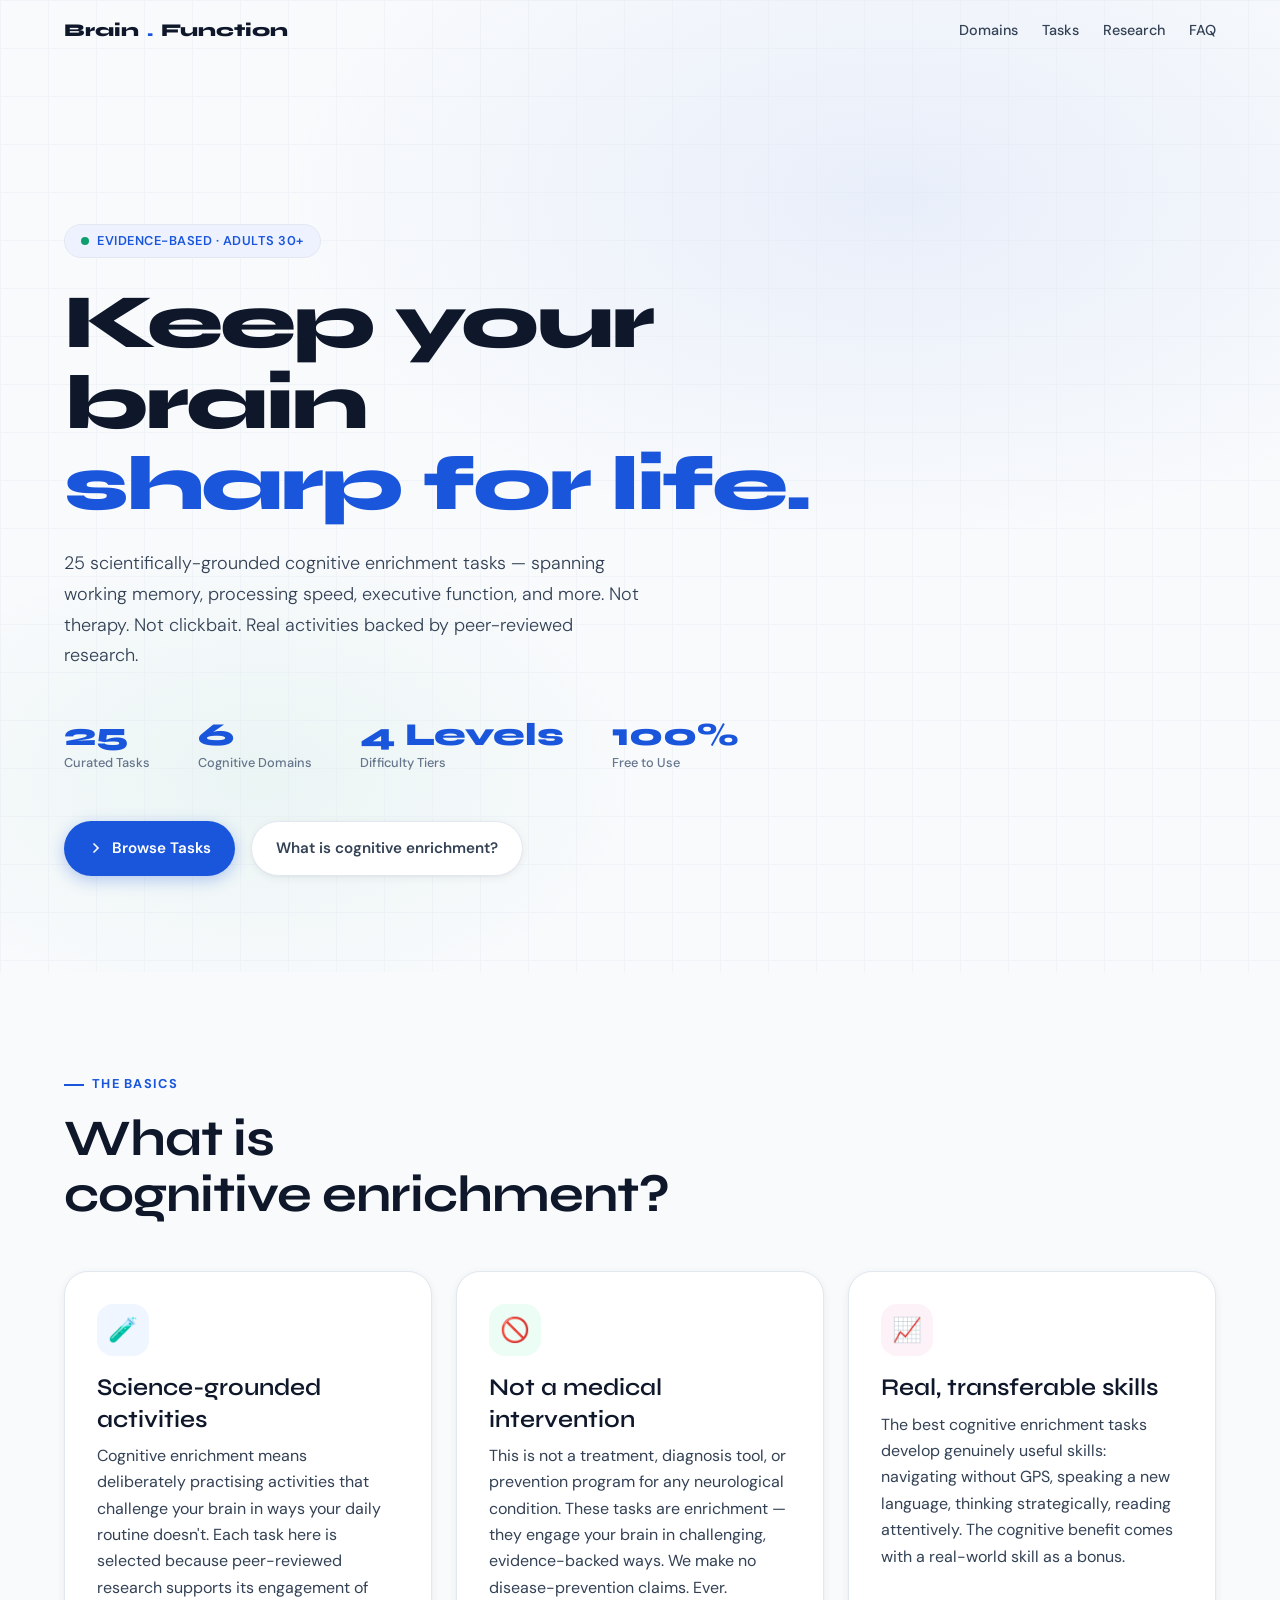
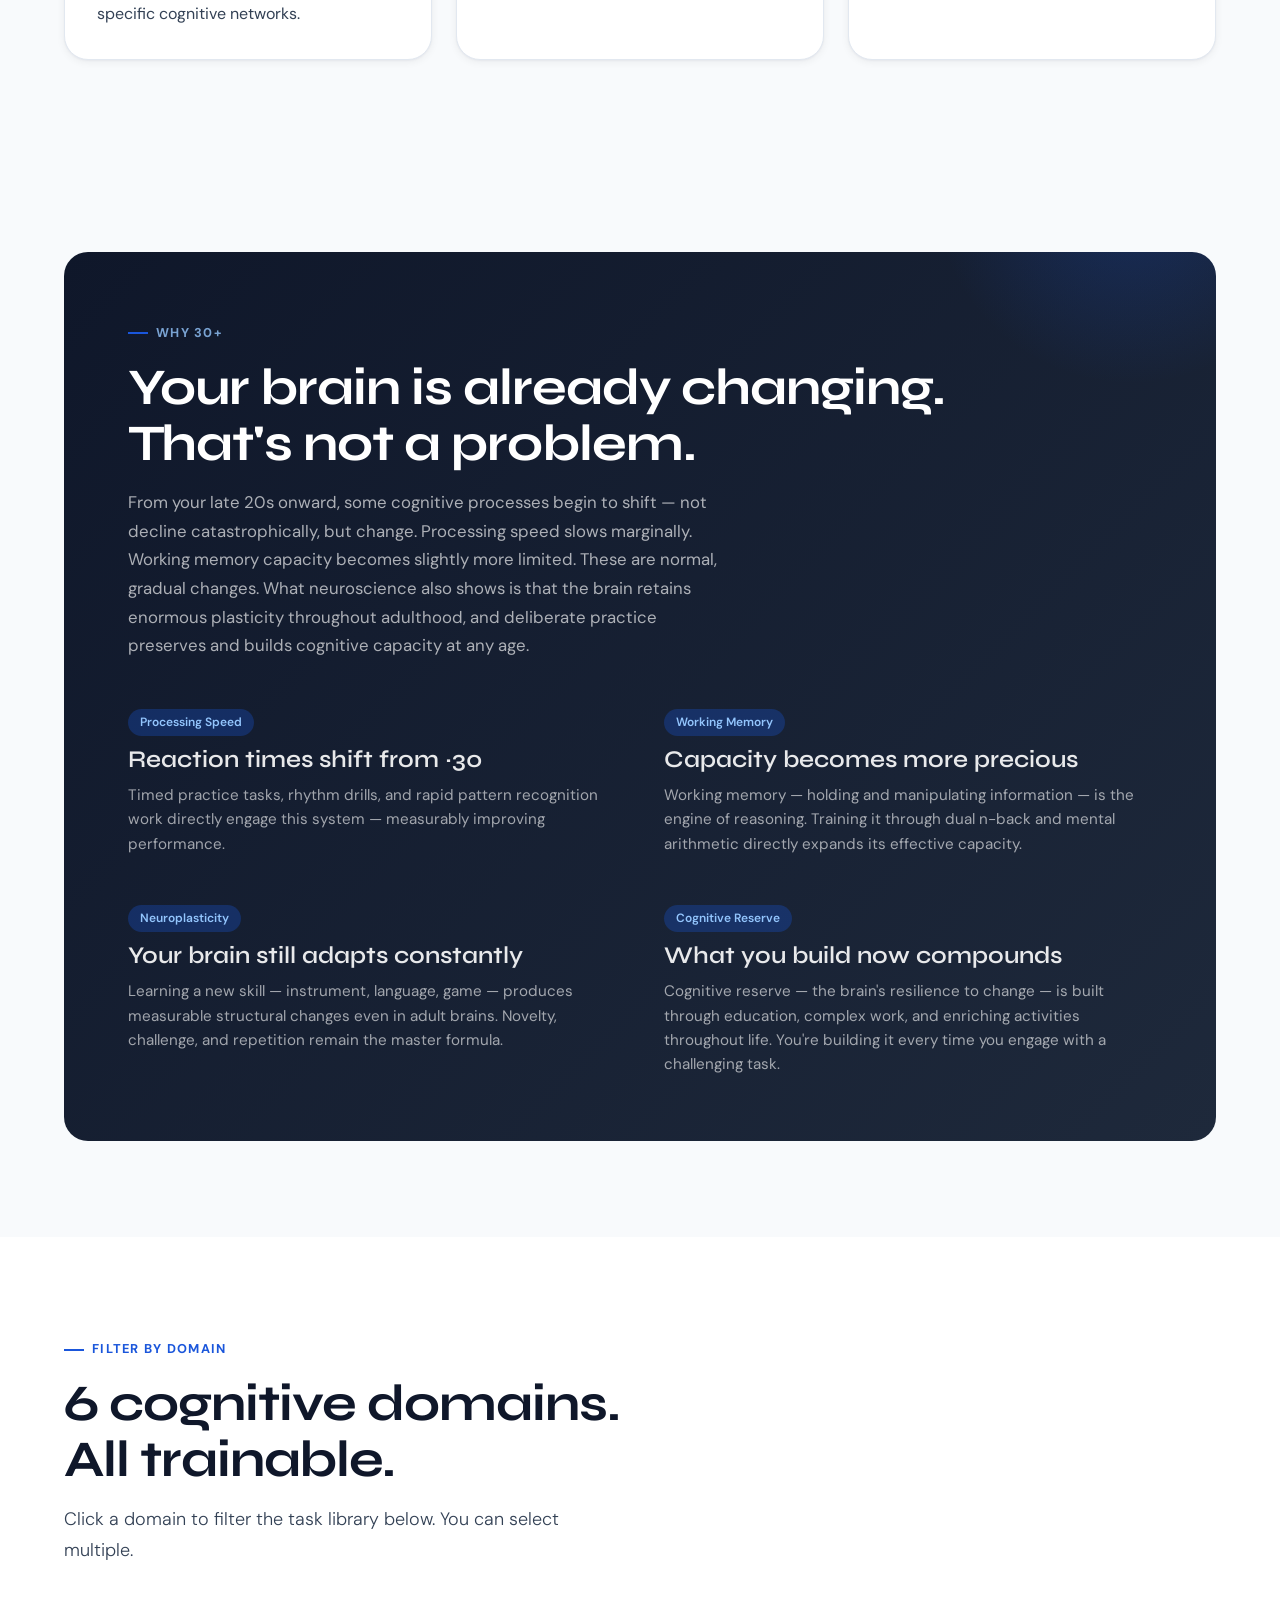
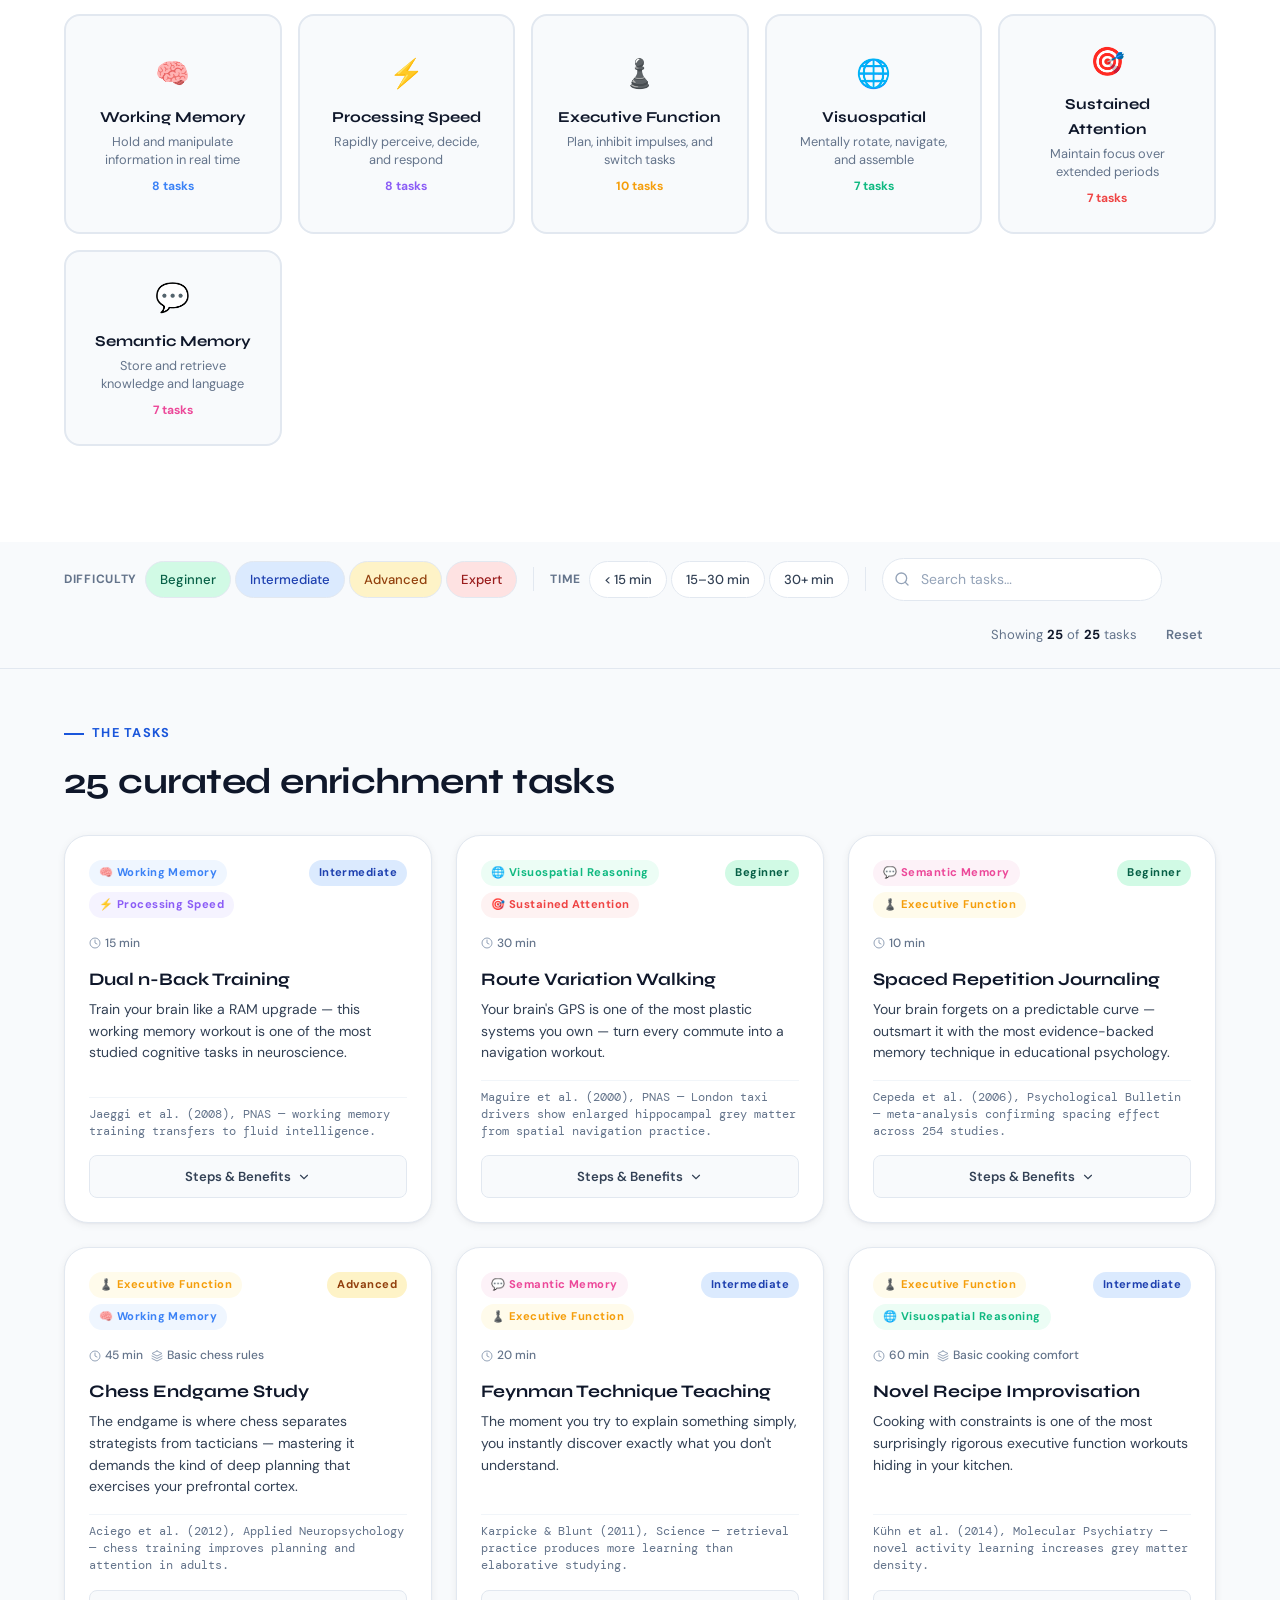
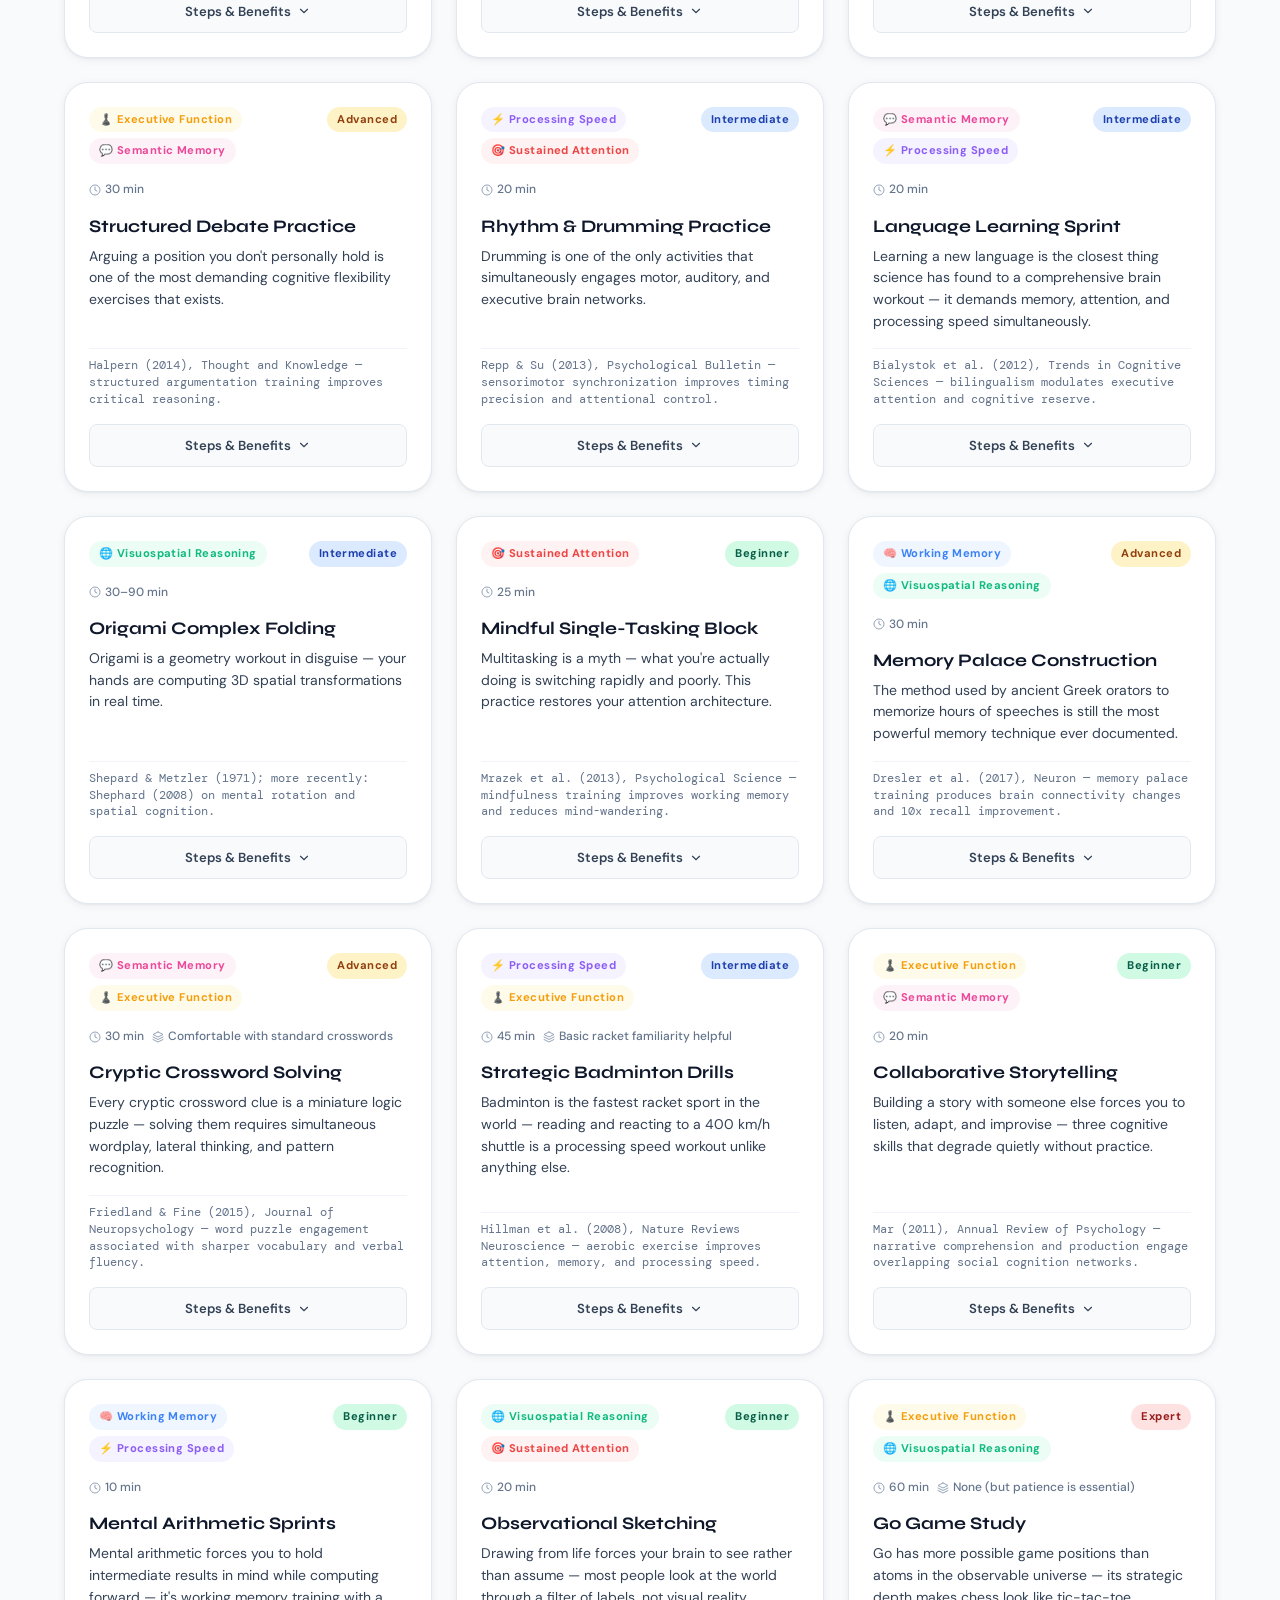
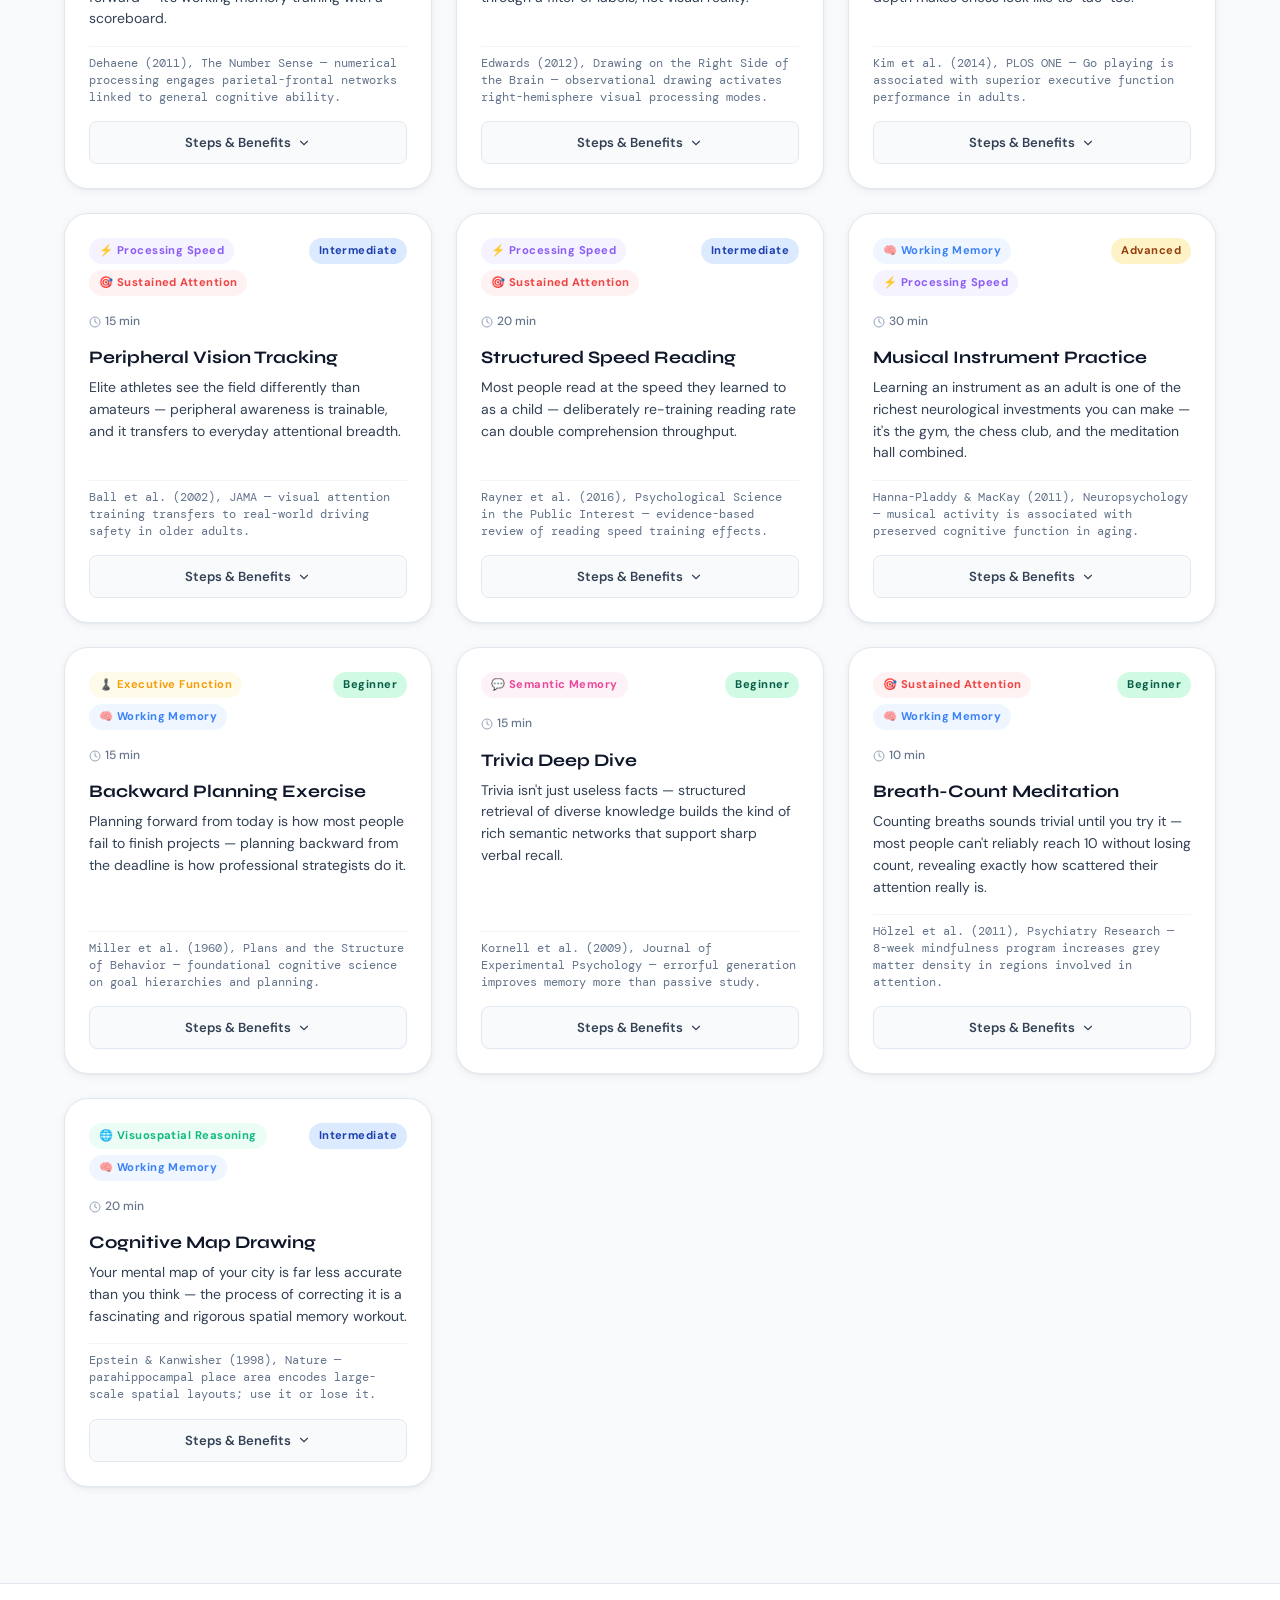
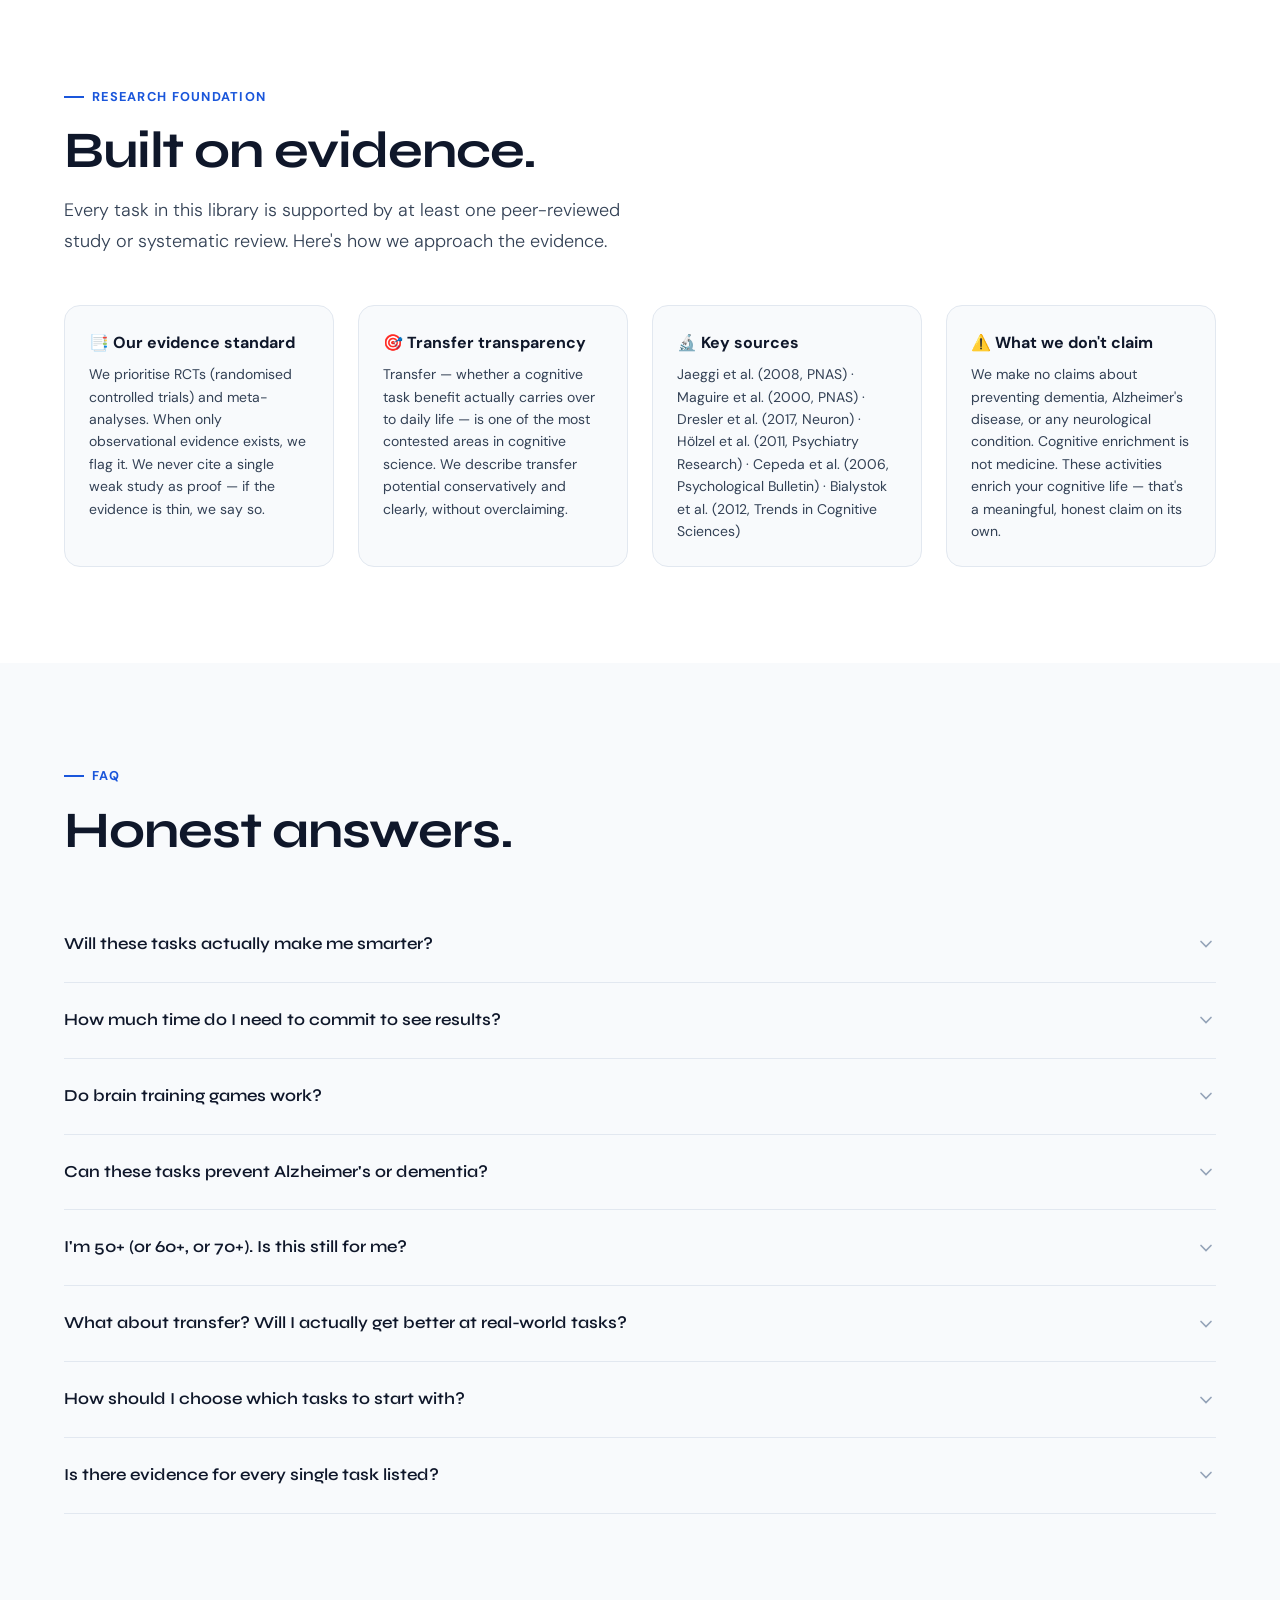
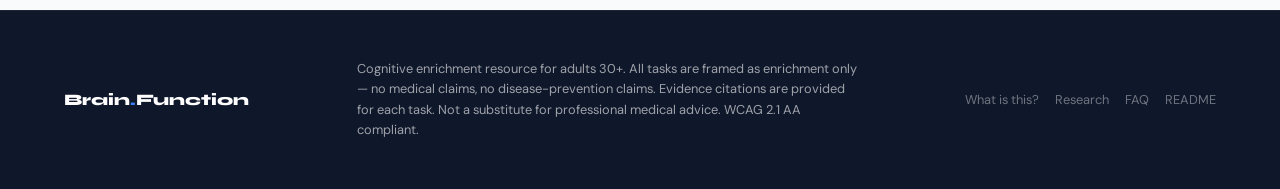
<file: index.html>
<!DOCTYPE html>
<html lang="en">
<head>
  <meta charset="UTF-8">
  <meta name="viewport" content="width=device-width, initial-scale=1.0">
  <meta name="description" content="Evidence-based cognitive enrichment tasks for adults 30+. Discover neuroscience-backed activities to sharpen memory, attention, processing speed, and executive function.">
  <title>Brain Function Project — Cognitive Enrichment for Adults 30+</title>
  <link rel="stylesheet" href="styles.css">
  <link rel="preconnect" href="https://fonts.googleapis.com">
  <link rel="preconnect" href="https://fonts.gstatic.com" crossorigin>
</head>
<body>

  <!-- Skip navigation -->
  <a class="skip-link" href="#main-content">Skip to main content</a>

  <!-- Scroll progress -->
  <div id="scroll-progress" role="progressbar" aria-label="Reading progress" aria-valuemin="0" aria-valuemax="100"></div>

  <!-- ─── Navigation ─── -->
  <nav class="site-nav" id="site-nav" aria-label="Main navigation">
    <div class="container">
      <div class="nav-inner">
        <a href="#" class="nav-logo" aria-label="Brain Function Project home">
          Brain<span class="dot">.</span>Function
        </a>
        <div class="nav-links" role="list">
          <a href="#domains" role="listitem">Domains</a>
          <a href="#tasks" role="listitem">Tasks</a>
          <a href="#research" role="listitem">Research</a>
          <a href="#faq" role="listitem">FAQ</a>
        </div>
      </div>
    </div>
  </nav>

  <main id="main-content">

    <!-- ─── HERO ─── -->
    <header class="hero" id="hero" aria-label="Page hero">
      <div class="hero-bg" id="hero-bg" aria-hidden="true"></div>
      <div class="hero-grid-pattern" aria-hidden="true"></div>
      <div class="container">
        <div class="hero-content">
          <div class="hero-eyebrow" aria-label="Status: Evidence-based">
            <span class="pulse" aria-hidden="true"></span>
            Evidence-Based · Adults 30+
          </div>
          <h1 class="t-display hero-headline">
            Keep your brain<br>
            <span class="accent-word">sharp for life.</span>
          </h1>
          <p class="t-body-lg hero-subline">
            25 scientifically-grounded cognitive enrichment tasks — spanning working memory, processing speed, executive function, and more. Not therapy. Not clickbait. Real activities backed by peer-reviewed research.
          </p>
          <div class="hero-stats" aria-label="Project at a glance">
            <div class="hero-stat">
              <span class="num" id="stat-tasks" data-count-to="25" data-suffix="">0</span>
              <span class="lbl">Curated Tasks</span>
            </div>
            <div class="hero-stat">
              <span class="num" data-count-to="6" data-suffix="">0</span>
              <span class="lbl">Cognitive Domains</span>
            </div>
            <div class="hero-stat">
              <span class="num" data-count-to="4" data-suffix=" Levels">0</span>
              <span class="lbl">Difficulty Tiers</span>
            </div>
            <div class="hero-stat">
              <span class="num" data-count-to="100" data-suffix="%">0</span>
              <span class="lbl">Free to Use</span>
            </div>
          </div>
          <div class="hero-ctas">
            <a href="#tasks" class="btn btn-primary" aria-label="Browse all tasks">
              <svg width="16" height="16" viewBox="0 0 24 24" fill="none" aria-hidden="true">
                <path d="M9 18l6-6-6-6" stroke="currentColor" stroke-width="2.5" stroke-linecap="round"/>
              </svg>
              Browse Tasks
            </a>
            <a href="#what-is" class="btn btn-secondary">
              What is cognitive enrichment?
            </a>
          </div>
        </div>
      </div>
    </header>

    <!-- ─── WHAT IS COGNITIVE ENRICHMENT ─── -->
    <section id="what-is" aria-labelledby="what-is-heading">
      <div class="container">
        <p class="section-label">The Basics</p>
        <h2 class="t-h1 fade-in-up" id="what-is-heading">
          What is<br>cognitive enrichment?
        </h2>
        <div class="explainer-grid">
          <div class="explainer-card fade-in-up" style="transition-delay:0.1s">
            <div class="explainer-icon" style="background:#EFF6FF" aria-hidden="true">🧪</div>
            <h3 class="t-h3">Science-grounded activities</h3>
            <p class="t-body" style="color:var(--clr-ink-2);margin-top:8px">
              Cognitive enrichment means deliberately practising activities that challenge your brain in ways your daily routine doesn't. Each task here is selected because peer-reviewed research supports its engagement of specific cognitive networks.
            </p>
          </div>
          <div class="explainer-card fade-in-up" style="transition-delay:0.2s">
            <div class="explainer-icon" style="background:#ECFDF5" aria-hidden="true">🚫</div>
            <h3 class="t-h3">Not a medical intervention</h3>
            <p class="t-body" style="color:var(--clr-ink-2);margin-top:8px">
              This is not a treatment, diagnosis tool, or prevention program for any neurological condition. These tasks are enrichment — they engage your brain in challenging, evidence-backed ways. We make no disease-prevention claims. Ever.
            </p>
          </div>
          <div class="explainer-card fade-in-up" style="transition-delay:0.3s">
            <div class="explainer-icon" style="background:#FDF2F8" aria-hidden="true">📈</div>
            <h3 class="t-h3">Real, transferable skills</h3>
            <p class="t-body" style="color:var(--clr-ink-2);margin-top:8px">
              The best cognitive enrichment tasks develop genuinely useful skills: navigating without GPS, speaking a new language, thinking strategically, reading attentively. The cognitive benefit comes with a real-world skill as a bonus.
            </p>
          </div>
        </div>
      </div>
    </section>

    <!-- ─── WHY 30+ ─── -->
    <section aria-labelledby="why-heading">
      <div class="container">
        <div class="why-block fade-in-up">
          <p class="section-label" style="color:rgba(147,197,253,0.8)">Why 30+</p>
          <h2 class="t-h1" id="why-heading" style="color:#fff;margin-bottom:var(--sp-2)">
            Your brain is already changing. <br>That's not a problem.
          </h2>
          <p style="color:rgba(255,255,255,0.65);max-width:600px;font-size:1.05rem;line-height:1.7">
            From your late 20s onward, some cognitive processes begin to shift — not decline catastrophically, but change. Processing speed slows marginally. Working memory capacity becomes slightly more limited. These are normal, gradual changes. What neuroscience also shows is that the brain retains enormous plasticity throughout adulthood, and deliberate practice preserves and builds cognitive capacity at any age.
          </p>
          <div class="why-grid">
            <div class="why-item fade-in-up">
              <span class="tag">Processing Speed</span>
              <h3 class="t-h3">Reaction times shift from ~30</h3>
              <p>Timed practice tasks, rhythm drills, and rapid pattern recognition work directly engage this system — measurably improving performance.</p>
            </div>
            <div class="why-item fade-in-up" style="transition-delay:0.1s">
              <span class="tag">Working Memory</span>
              <h3 class="t-h3">Capacity becomes more precious</h3>
              <p>Working memory — holding and manipulating information — is the engine of reasoning. Training it through dual n-back and mental arithmetic directly expands its effective capacity.</p>
            </div>
            <div class="why-item fade-in-up" style="transition-delay:0.2s">
              <span class="tag">Neuroplasticity</span>
              <h3 class="t-h3">Your brain still adapts constantly</h3>
              <p>Learning a new skill — instrument, language, game — produces measurable structural changes even in adult brains. Novelty, challenge, and repetition remain the master formula.</p>
            </div>
            <div class="why-item fade-in-up" style="transition-delay:0.3s">
              <span class="tag">Cognitive Reserve</span>
              <h3 class="t-h3">What you build now compounds</h3>
              <p>Cognitive reserve — the brain's resilience to change — is built through education, complex work, and enriching activities throughout life. You're building it every time you engage with a challenging task.</p>
            </div>
          </div>
        </div>
      </div>
    </section>

    <!-- ─── COGNITIVE DOMAINS ─── -->
    <section class="domains-section" id="domains" aria-labelledby="domains-heading">
      <div class="container">
        <p class="section-label">Filter by Domain</p>
        <h2 class="t-h1 fade-in-up" id="domains-heading">6 cognitive domains.<br>All trainable.</h2>
        <p class="t-body-lg fade-in-up" style="color:var(--clr-ink-2);margin-top:var(--sp-2);max-width:560px;transition-delay:0.1s">
          Click a domain to filter the task library below. You can select multiple.
        </p>
        <div class="domains-grid" role="list" aria-label="Cognitive domains — click to filter tasks">
          <button class="domain-card" data-domain="Working Memory"
            style="--domain-clr:#3B82F6" role="listitem"
            aria-pressed="false" aria-label="Filter by Working Memory">
            <div class="domain-icon" aria-hidden="true">🧠</div>
            <div class="domain-name">Working Memory</div>
            <div class="domain-blurb">Hold and manipulate information in real time</div>
            <div class="domain-count">Loading…</div>
          </button>
          <button class="domain-card" data-domain="Processing Speed"
            style="--domain-clr:#8B5CF6" role="listitem"
            aria-pressed="false" aria-label="Filter by Processing Speed">
            <div class="domain-icon" aria-hidden="true">⚡</div>
            <div class="domain-name">Processing Speed</div>
            <div class="domain-blurb">Rapidly perceive, decide, and respond</div>
            <div class="domain-count">Loading…</div>
          </button>
          <button class="domain-card" data-domain="Executive Function"
            style="--domain-clr:#F59E0B" role="listitem"
            aria-pressed="false" aria-label="Filter by Executive Function">
            <div class="domain-icon" aria-hidden="true">♟️</div>
            <div class="domain-name">Executive Function</div>
            <div class="domain-blurb">Plan, inhibit impulses, and switch tasks</div>
            <div class="domain-count">Loading…</div>
          </button>
          <button class="domain-card" data-domain="Visuospatial Reasoning"
            style="--domain-clr:#10B981" role="listitem"
            aria-pressed="false" aria-label="Filter by Visuospatial Reasoning">
            <div class="domain-icon" aria-hidden="true">🌐</div>
            <div class="domain-name">Visuospatial</div>
            <div class="domain-blurb">Mentally rotate, navigate, and assemble</div>
            <div class="domain-count">Loading…</div>
          </button>
          <button class="domain-card" data-domain="Sustained Attention"
            style="--domain-clr:#EF4444" role="listitem"
            aria-pressed="false" aria-label="Filter by Sustained Attention">
            <div class="domain-icon" aria-hidden="true">🎯</div>
            <div class="domain-name">Sustained Attention</div>
            <div class="domain-blurb">Maintain focus over extended periods</div>
            <div class="domain-count">Loading…</div>
          </button>
          <button class="domain-card" data-domain="Semantic Memory"
            style="--domain-clr:#EC4899" role="listitem"
            aria-pressed="false" aria-label="Filter by Semantic Memory">
            <div class="domain-icon" aria-hidden="true">💬</div>
            <div class="domain-name">Semantic Memory</div>
            <div class="domain-blurb">Store and retrieve knowledge and language</div>
            <div class="domain-count">Loading…</div>
          </button>
        </div>
      </div>
    </section>

    <!-- ─── FILTER BAR ─── -->
    <div class="filter-bar" id="filter-bar" role="search" aria-label="Filter and search tasks">
      <div class="container">
        <div class="filter-inner">
          <div class="filter-group">
            <span class="filter-group-label" id="diff-label">Difficulty</span>
            <div role="group" aria-labelledby="diff-label">
              <button class="filter-pill diff-1" data-diff="1" aria-pressed="false">Beginner</button>
              <button class="filter-pill diff-2" data-diff="2" aria-pressed="false">Intermediate</button>
              <button class="filter-pill diff-3" data-diff="3" aria-pressed="false">Advanced</button>
              <button class="filter-pill diff-4" data-diff="4" aria-pressed="false">Expert</button>
            </div>
          </div>
          <div class="filter-divider" aria-hidden="true"></div>
          <div class="filter-group">
            <span class="filter-group-label" id="time-label">Time</span>
            <div role="group" aria-labelledby="time-label">
              <button class="filter-pill" data-time-idx="0" aria-pressed="false">&lt; 15 min</button>
              <button class="filter-pill" data-time-idx="1" aria-pressed="false">15–30 min</button>
              <button class="filter-pill" data-time-idx="2" aria-pressed="false">30+ min</button>
            </div>
          </div>
          <div class="filter-divider" aria-hidden="true"></div>
          <div class="search-wrapper">
            <svg width="16" height="16" viewBox="0 0 24 24" fill="none" aria-hidden="true">
              <circle cx="11" cy="11" r="8" stroke="currentColor" stroke-width="2"/>
              <path d="m21 21-4.35-4.35" stroke="currentColor" stroke-width="2" stroke-linecap="round"/>
            </svg>
            <input type="search" id="search-input" placeholder="Search tasks…"
              aria-label="Search tasks by name or description"
              autocomplete="off">
          </div>
          <span class="result-count" id="result-count" role="status" aria-live="polite" aria-atomic="true">
            Showing <strong>0</strong> tasks
          </span>
          <button class="btn-reset" id="btn-reset" aria-label="Reset all filters">Reset</button>
        </div>
      </div>
    </div>

    <!-- ─── TASK GRID ─── -->
    <section class="tasks-section" id="tasks" aria-labelledby="tasks-heading">
      <div class="container">
        <p class="section-label">The Tasks</p>
        <h2 class="t-h2 fade-in-up" id="tasks-heading">25 curated enrichment tasks</h2>

        <!-- Skeleton loading -->
        <div class="skeleton-grid" id="skeleton-grid" aria-hidden="true">
          <div class="skeleton-card"><div class="skeleton-line w-60 tall"></div><div class="skeleton-line w-40"></div><div class="skeleton-line w-80"></div><div class="skeleton-line w-60"></div></div>
          <div class="skeleton-card"><div class="skeleton-line w-60 tall"></div><div class="skeleton-line w-40"></div><div class="skeleton-line w-80"></div><div class="skeleton-line w-60"></div></div>
          <div class="skeleton-card"><div class="skeleton-line w-60 tall"></div><div class="skeleton-line w-40"></div><div class="skeleton-line w-80"></div><div class="skeleton-line w-60"></div></div>
          <div class="skeleton-card"><div class="skeleton-line w-60 tall"></div><div class="skeleton-line w-40"></div><div class="skeleton-line w-80"></div><div class="skeleton-line w-60"></div></div>
          <div class="skeleton-card"><div class="skeleton-line w-60 tall"></div><div class="skeleton-line w-40"></div><div class="skeleton-line w-80"></div><div class="skeleton-line w-60"></div></div>
          <div class="skeleton-card"><div class="skeleton-line w-60 tall"></div><div class="skeleton-line w-40"></div><div class="skeleton-line w-80"></div><div class="skeleton-line w-60"></div></div>
        </div>

        <!-- Task grid -->
        <div class="tasks-grid" id="task-grid" role="feed" aria-label="Task library" aria-busy="true"></div>

        <!-- Empty state -->
        <div class="empty-state" id="empty-state" role="alert" aria-live="polite">
          <div class="empty-icon" aria-hidden="true">🔍</div>
          <h3 class="t-h3">No tasks match your filters</h3>
          <p class="t-body" style="color:var(--clr-ink-3)">Try removing some filters or broadening your search.</p>
          <button class="btn btn-secondary" onclick="document.getElementById('btn-reset').click()">
            Reset Filters
          </button>
        </div>
      </div>
    </section>

    <!-- ─── RESEARCH FOUNDATION ─── -->
    <section class="research-section" id="research" aria-labelledby="research-heading">
      <div class="container">
        <p class="section-label">Research Foundation</p>
        <h2 class="t-h1 fade-in-up" id="research-heading">Built on evidence.</h2>
        <p class="t-body-lg fade-in-up" style="color:var(--clr-ink-2);margin-top:var(--sp-2);max-width:600px;transition-delay:0.1s">
          Every task in this library is supported by at least one peer-reviewed study or systematic review. Here's how we approach the evidence.
        </p>
        <div class="research-grid">
          <div class="research-card fade-in-up">
            <h3>📑 Our evidence standard</h3>
            <p>We prioritise RCTs (randomised controlled trials) and meta-analyses. When only observational evidence exists, we flag it. We never cite a single weak study as proof — if the evidence is thin, we say so.</p>
          </div>
          <div class="research-card fade-in-up" style="transition-delay:0.1s">
            <h3>🎯 Transfer transparency</h3>
            <p>Transfer — whether a cognitive task benefit actually carries over to daily life — is one of the most contested areas in cognitive science. We describe transfer potential conservatively and clearly, without overclaiming.</p>
          </div>
          <div class="research-card fade-in-up" style="transition-delay:0.2s">
            <h3>🔬 Key sources</h3>
            <p>Jaeggi et al. (2008, PNAS) · Maguire et al. (2000, PNAS) · Dresler et al. (2017, Neuron) · Hölzel et al. (2011, Psychiatry Research) · Cepeda et al. (2006, Psychological Bulletin) · Bialystok et al. (2012, Trends in Cognitive Sciences)</p>
          </div>
          <div class="research-card fade-in-up" style="transition-delay:0.3s">
            <h3>⚠️ What we don't claim</h3>
            <p>We make no claims about preventing dementia, Alzheimer's disease, or any neurological condition. Cognitive enrichment is not medicine. These activities enrich your cognitive life — that's a meaningful, honest claim on its own.</p>
          </div>
        </div>
      </div>
    </section>

    <!-- ─── FAQ ─── -->
    <section id="faq" aria-labelledby="faq-heading">
      <div class="container">
        <p class="section-label">FAQ</p>
        <h2 class="t-h1 fade-in-up" id="faq-heading">Honest answers.</h2>

        <div class="faq-list" role="list">

          <div class="faq-item" role="listitem">
            <button class="faq-question" aria-expanded="false" aria-controls="faq-1">
              Will these tasks actually make me smarter?
              <svg class="faq-chevron" width="20" height="20" viewBox="0 0 24 24" fill="none" aria-hidden="true">
                <polyline points="6 9 12 15 18 9" stroke="currentColor" stroke-width="2" stroke-linecap="round"/>
              </svg>
            </button>
            <div class="faq-answer" id="faq-1">
              Defining "smarter" is genuinely difficult — intelligence is multidimensional and contested as a concept. What we can say honestly: these tasks will develop specific, measurable cognitive skills. You'll hold more information in mind simultaneously, react faster to stimuli, plan more carefully, or recall language more readily — depending on what you practise. Whether that constitutes "smarter" is a philosophical question. Whether it's valuable is clearer.
            </div>
          </div>

          <div class="faq-item" role="listitem">
            <button class="faq-question" aria-expanded="false" aria-controls="faq-2">
              How much time do I need to commit to see results?
              <svg class="faq-chevron" width="20" height="20" viewBox="0 0 24 24" fill="none" aria-hidden="true">
                <polyline points="6 9 12 15 18 9" stroke="currentColor" stroke-width="2" stroke-linecap="round"/>
              </svg>
            </button>
            <div class="faq-answer" id="faq-2">
              The honest answer is: it depends heavily on the task and what you're measuring. Spaced repetition effects can be measured in weeks. Language fluency takes months to years. Chess pattern recognition improves over hundreds of hours. The most consistent finding in cognitive training research is that specificity matters — you improve what you practise. Set realistic expectations: target one task consistently for 30 days before evaluating progress.
            </div>
          </div>

          <div class="faq-item" role="listitem">
            <button class="faq-question" aria-expanded="false" aria-controls="faq-3">
              Do brain training games work?
              <svg class="faq-chevron" width="20" height="20" viewBox="0 0 24 24" fill="none" aria-hidden="true">
                <polyline points="6 9 12 15 18 9" stroke="currentColor" stroke-width="2" stroke-linecap="round"/>
              </svg>
            </button>
            <div class="faq-answer" id="faq-3">
              The evidence on commercially packaged "brain training" apps is mixed and often disappointing. Improving at a brain training game mostly makes you better at that specific game. What does have stronger evidence is learning genuinely complex, novel skills — a musical instrument, a new language, a strategic game like chess or Go. These tasks are harder and slower, but the cognitive engagement is real and the skills have standalone value beyond the training effect.
            </div>
          </div>

          <div class="faq-item" role="listitem">
            <button class="faq-question" aria-expanded="false" aria-controls="faq-4">
              Can these tasks prevent Alzheimer's or dementia?
              <svg class="faq-chevron" width="20" height="20" viewBox="0 0 24 24" fill="none" aria-hidden="true">
                <polyline points="6 9 12 15 18 9" stroke="currentColor" stroke-width="2" stroke-linecap="round"/>
              </svg>
            </button>
            <div class="faq-answer" id="faq-4">
              No. We cannot and do not make that claim — and you should be deeply sceptical of any tool that does. The relationship between cognitive enrichment activities and dementia risk is an active area of research with genuinely uncertain outcomes. What the evidence more clearly supports is the concept of cognitive reserve — that a richer cognitive life is associated with later onset of symptoms in people who develop neurodegenerative conditions. That's a meaningful finding, but it is not a prevention claim.
            </div>
          </div>

          <div class="faq-item" role="listitem">
            <button class="faq-question" aria-expanded="false" aria-controls="faq-5">
              I'm 50+ (or 60+, or 70+). Is this still for me?
              <svg class="faq-chevron" width="20" height="20" viewBox="0 0 24 24" fill="none" aria-hidden="true">
                <polyline points="6 9 12 15 18 9" stroke="currentColor" stroke-width="2" stroke-linecap="round"/>
              </svg>
            </button>
            <div class="faq-answer" id="faq-5">
              Absolutely. Neuroplasticity — the brain's ability to adapt and change — is not lost with age. It slows, but it persists throughout life. Research on language learning, music, and spatial training has shown measurable effects in adults in their 60s, 70s, and beyond. The tasks here are calibrated from Beginner to Expert, so there are meaningful entry points at every ability and age level. Start with L1 tasks and progress at your own pace.
            </div>
          </div>

          <div class="faq-item" role="listitem">
            <button class="faq-question" aria-expanded="false" aria-controls="faq-6">
              What about transfer? Will I actually get better at real-world tasks?
              <svg class="faq-chevron" width="20" height="20" viewBox="0 0 24 24" fill="none" aria-hidden="true">
                <polyline points="6 9 12 15 18 9" stroke="currentColor" stroke-width="2" stroke-linecap="round"/>
              </svg>
            </button>
            <div class="faq-answer" id="faq-6">
              Transfer — where skills generalise beyond the trained context — is the hardest and most contested question in cognitive training research. We're honest about this. Narrow transfer (improving at similar tasks) is fairly consistent. Far transfer (improving at unrelated real-world tasks) is much less reliably demonstrated. This is why we prioritise tasks where the real-world skill is itself the value: you learn chess, you get better at chess. You learn a language, you speak that language. The cognitive enrichment is the bonus — the skill is guaranteed.
            </div>
          </div>

          <div class="faq-item" role="listitem">
            <button class="faq-question" aria-expanded="false" aria-controls="faq-7">
              How should I choose which tasks to start with?
              <svg class="faq-chevron" width="20" height="20" viewBox="0 0 24 24" fill="none" aria-hidden="true">
                <polyline points="6 9 12 15 18 9" stroke="currentColor" stroke-width="2" stroke-linecap="round"/>
              </svg>
            </button>
            <div class="faq-answer" id="faq-7">
              Start with intrinsic interest, not obligation. The strongest predictor of sustained cognitive enrichment is continued engagement — and you'll only continue if you're genuinely interested. Browse the domains, pick the area you find most compelling, and start at Beginner or Intermediate. Build one habit before adding a second. Consistency over 30 days is worth more than variety over 3 days.
            </div>
          </div>

          <div class="faq-item" role="listitem">
            <button class="faq-question" aria-expanded="false" aria-controls="faq-8">
              Is there evidence for every single task listed?
              <svg class="faq-chevron" width="20" height="20" viewBox="0 0 24 24" fill="none" aria-hidden="true">
                <polyline points="6 9 12 15 18 9" stroke="currentColor" stroke-width="2" stroke-linecap="round"/>
              </svg>
            </button>
            <div class="faq-answer" id="faq-8">
              Yes — every task passes a 5-gate validation: evidence base, real-world applicability, accessibility, transfer transparency, and ethical framing. That said, the evidence quality varies. Some tasks (dual n-back, spaced repetition, language learning) are supported by multiple RCTs and meta-analyses. Others rely on strong observational evidence or research on related cognitive systems. We cite the most relevant source for each task so you can judge the evidence quality yourself.
            </div>
          </div>

        </div>
      </div>
    </section>

  </main>

  <!-- ─── Footer ─── -->
  <footer class="site-footer" role="contentinfo">
    <div class="container">
      <div class="footer-inner">
        <div class="footer-logo">Brain<span style="color:#3B82F6">.</span>Function</div>
        <p class="footer-note">
          Cognitive enrichment resource for adults 30+. All tasks are framed as enrichment only — no medical claims, no disease-prevention claims. Evidence citations are provided for each task. Not a substitute for professional medical advice. WCAG 2.1 AA compliant.
        </p>
        <nav class="footer-links" aria-label="Footer navigation">
          <a href="#what-is">What is this?</a>
          <a href="#research">Research</a>
          <a href="#faq">FAQ</a>
          <a href="README.md">README</a>
        </nav>
      </div>
    </div>
  </footer>

  <!-- ─── Animations ─── -->
  <style>
    @keyframes fadeInUp {
      from { opacity: 0; transform: translateY(24px); }
      to   { opacity: 1; transform: translateY(0); }
    }
  </style>

  <script src="script.js" defer></script>
</body>
</html>
</file>
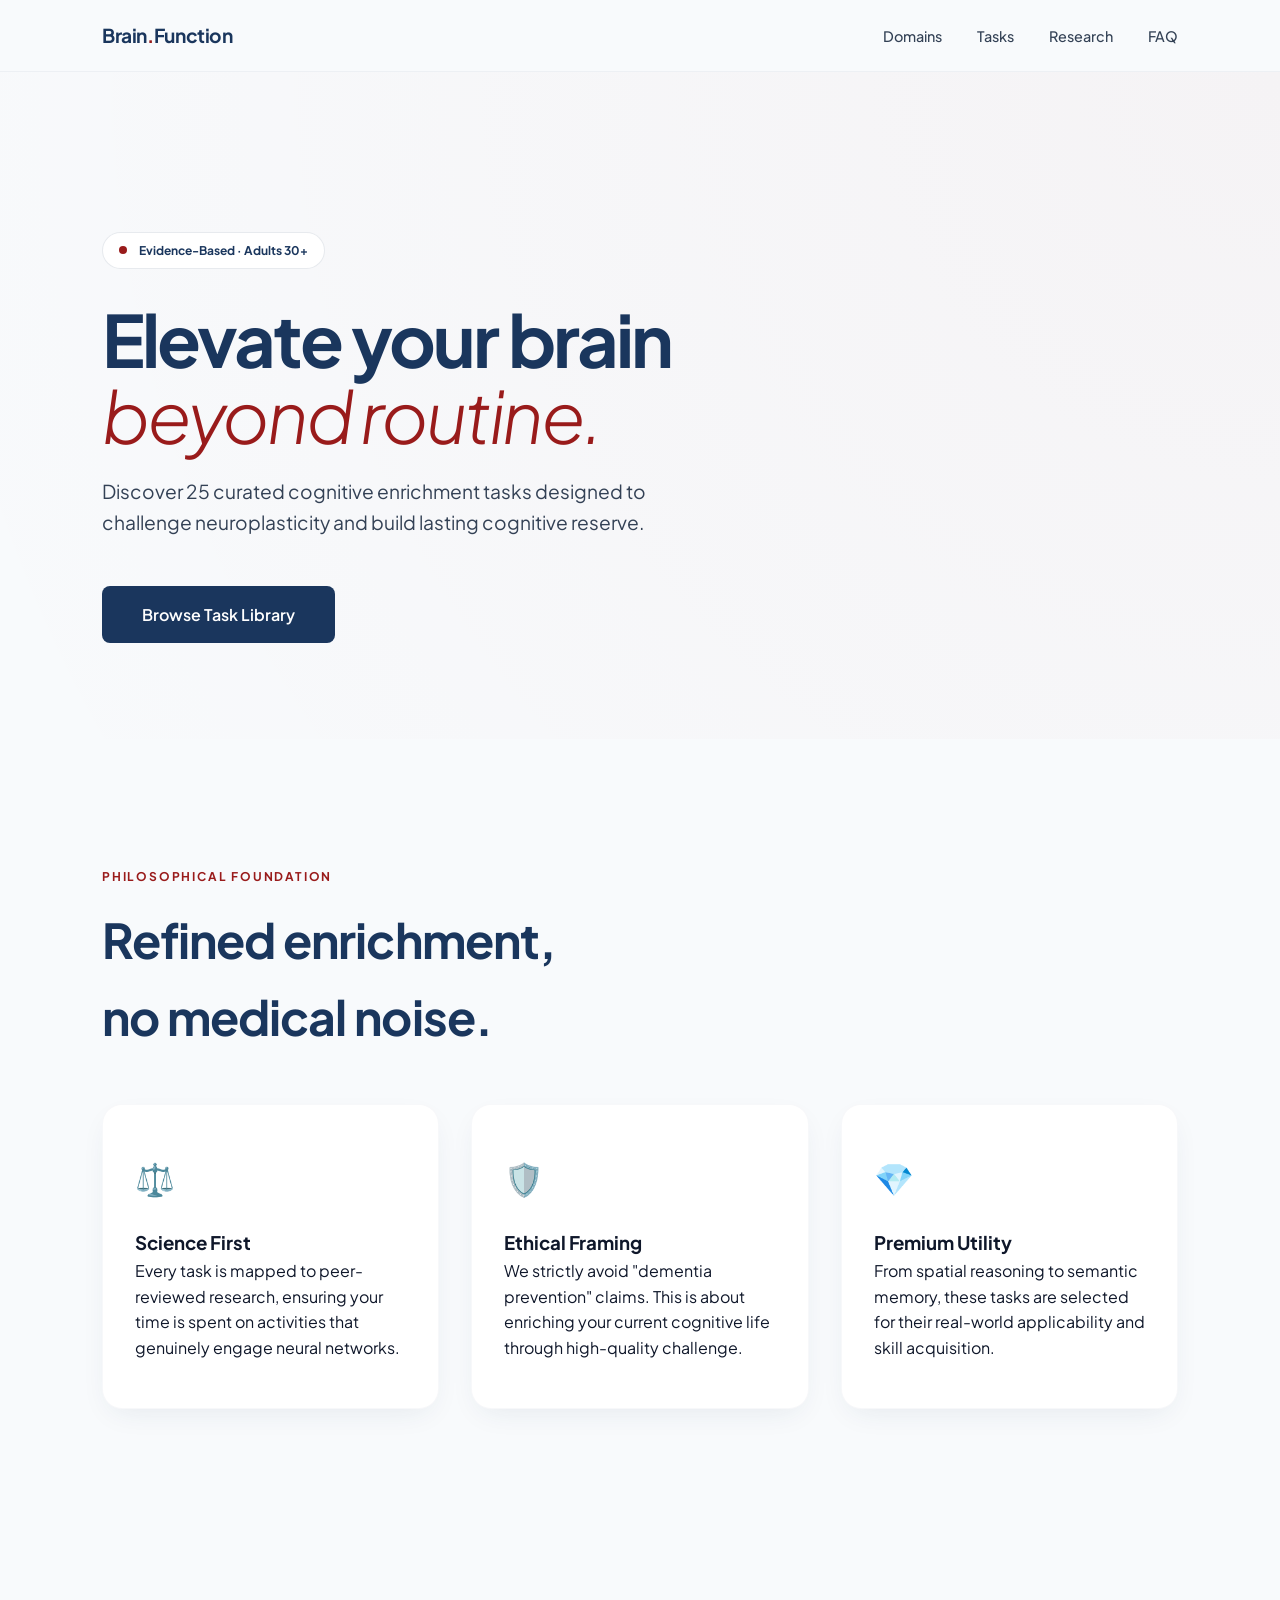
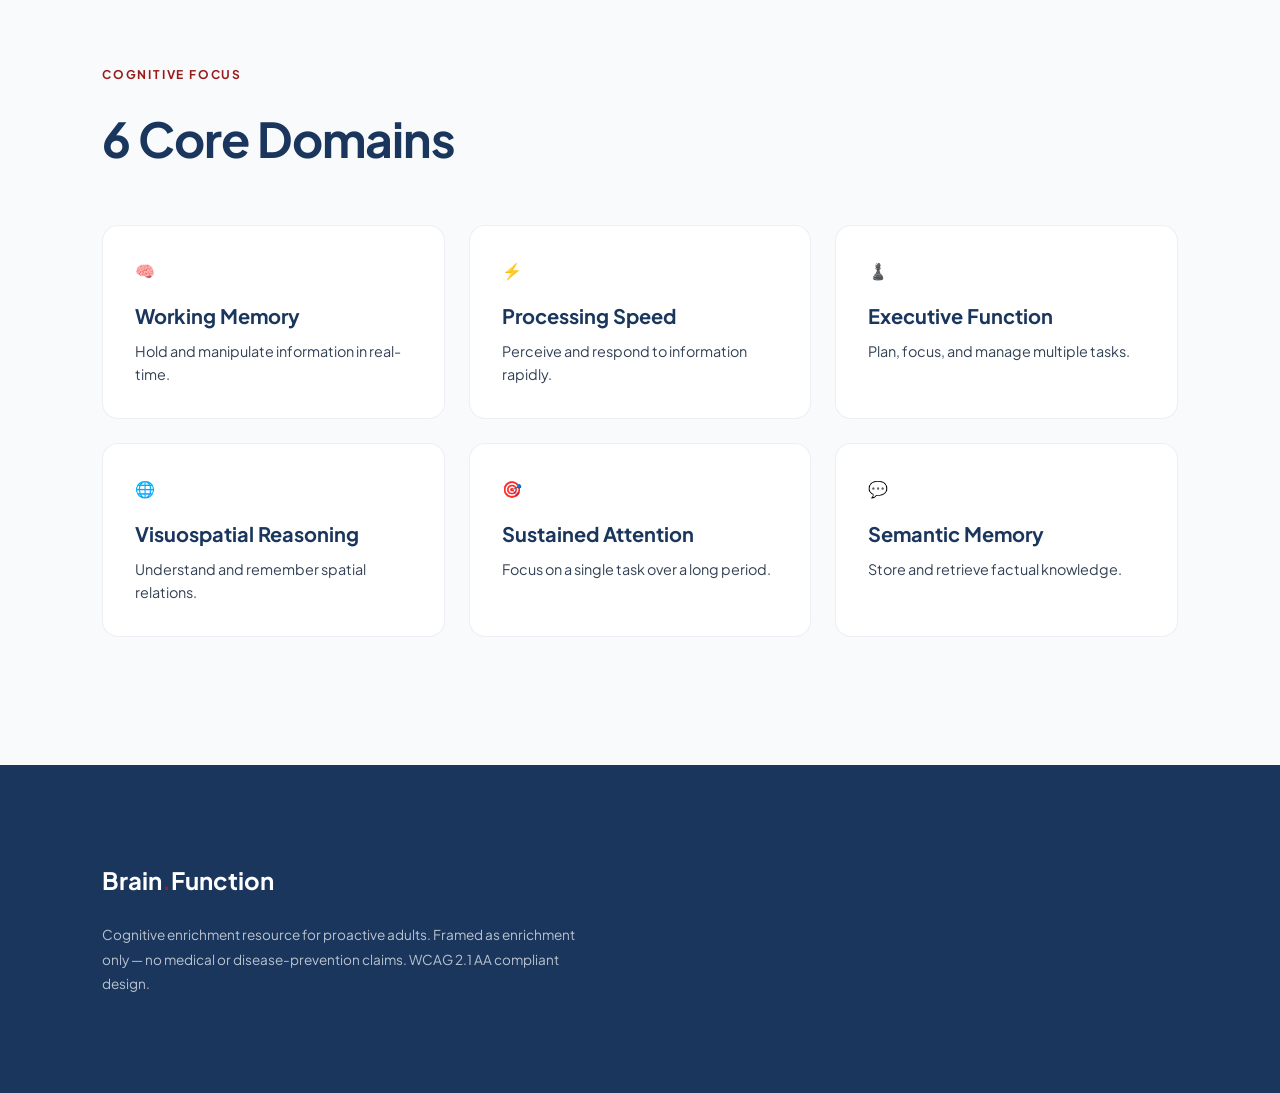
<file: brain_function_project.html>
<!DOCTYPE html>
<html lang="en">
<head>
  <meta charset="UTF-8">
  <meta name="viewport" content="width=device-width, initial-scale=1.0">
  <meta name="description" content="Evidence-based cognitive enrichment tasks for adults 30+. Discover neuroscience-backed activities to sharpen memory, attention, processing speed, and executive function.">
  <title>Brain Function Project — Cognitive Enrichment</title>
  <link rel="preconnect" href="https://fonts.googleapis.com">
  <link rel="preconnect" href="https://fonts.gstatic.com" crossorigin>
  <link href="https://fonts.googleapis.com/css2?family=Plus+Jakarta+Sans:wght@300;400;500;700&family=JetBrains+Mono&display=swap" rel="stylesheet">
  
  <style>
    :root {
      /* Palette based on user request */
      --clr-bg: #F8FAFC;        /* Off-white */
      --clr-navy: #1A365D;      /* Navy Dark Blue */
      --clr-crimson: #991B1B;   /* Crimson Red (Sharp Contrast) */
      
      /* Supporting Neutrals */
      --clr-white: #FFFFFF;
      --clr-ink-1: #0F172A;
      --clr-ink-2: #334155;
      --clr-ink-3: #64748B;
      
      /* Layout & Motion */
      --container: 1140px;
      --shadow-lux: 0 10px 30px -10px rgba(26, 54, 93, 0.1);
      --transition: all 0.5s cubic-bezier(0.16, 1, 0.3, 1);
    }

    * { margin: 0; padding: 0; box-sizing: border-box; }

    body {
      background-color: var(--clr-bg);
      color: var(--clr-ink-1);
      font-family: 'Plus Jakarta Sans', sans-serif;
      line-height: 1.6;
      -webkit-font-smoothing: antialiased;
    }

    .container {
      max-width: var(--container);
      margin: 0 auto;
      padding: 0 2rem;
    }

    /* ─── Navigation ─── */
    .site-nav {
      position: sticky;
      top: 0;
      background: rgba(248, 250, 252, 0.9);
      backdrop-filter: blur(12px);
      z-index: 1000;
      border-bottom: 1px solid rgba(26, 54, 93, 0.05);
      padding: 1.25rem 0;
    }

    .nav-inner {
      display: flex;
      justify-content: space-between;
      align-items: center;
    }

    .nav-logo {
      font-weight: 700;
      font-size: 1.2rem;
      color: var(--clr-navy);
      text-decoration: none;
      letter-spacing: -0.02em;
    }

    .nav-logo span.dot { color: var(--clr-crimson); }

    .nav-links a {
      margin-left: 2rem;
      text-decoration: none;
      color: var(--clr-ink-2);
      font-size: 0.9rem;
      font-weight: 500;
      transition: var(--transition);
    }

    .nav-links a:hover { color: var(--clr-crimson); }

    /* ─── Hero ─── */
    .hero {
      padding: 10rem 0 6rem;
      background: radial-gradient(circle at top right, rgba(153, 27, 27, 0.03), transparent);
    }

    .hero-eyebrow {
      display: inline-flex;
      align-items: center;
      gap: 0.75rem;
      background: var(--clr-white);
      padding: 0.5rem 1rem;
      border-radius: 100px;
      font-size: 0.75rem;
      font-weight: 700;
      color: var(--clr-navy);
      border: 1px solid rgba(26, 54, 93, 0.1);
      margin-bottom: 2rem;
    }

    .pulse {
      width: 8px;
      height: 8px;
      background: var(--clr-crimson);
      border-radius: 50%;
      animation: pulse 2s infinite;
    }

    .hero-headline {
      font-size: clamp(3rem, 6vw, 4.5rem);
      color: var(--clr-navy);
      line-height: 1.05;
      font-weight: 700;
      margin-bottom: 1.5rem;
      letter-spacing: -0.04em;
    }

    .accent-word {
      color: var(--clr-crimson);
      font-style: italic;
      font-weight: 300;
    }

    .hero-subline {
      max-width: 600px;
      font-size: 1.2rem;
      color: var(--clr-ink-2);
      margin-bottom: 3rem;
    }

    /* ─── Buttons ─── */
    .btn {
      display: inline-flex;
      align-items: center;
      padding: 1rem 2.5rem;
      border-radius: 8px;
      text-decoration: none;
      font-weight: 600;
      transition: var(--transition);
    }

    .btn-primary {
      background: var(--clr-navy);
      color: var(--clr-white);
    }

    .btn-primary:hover {
      background: var(--clr-crimson);
      transform: translateY(-3px);
      box-shadow: 0 15px 30px rgba(153, 27, 27, 0.2);
    }

    /* ─── Section Styling ─── */
    section { padding: 8rem 0; }

    .section-label {
      text-transform: uppercase;
      font-size: 0.75rem;
      letter-spacing: 0.15em;
      font-weight: 700;
      color: var(--clr-crimson);
      margin-bottom: 1rem;
    }

    .t-h1 {
      font-size: 3rem;
      color: var(--clr-navy);
      margin-bottom: 3rem;
      letter-spacing: -0.02em;
    }

    /* ─── Explainer Cards ─── */
    .explainer-grid {
      display: grid;
      grid-template-columns: repeat(3, 1fr);
      gap: 2rem;
    }

    .explainer-card {
      background: var(--clr-white);
      padding: 3rem 2rem;
      border-radius: 20px;
      box-shadow: var(--shadow-lux);
      border: 1px solid rgba(26, 54, 93, 0.03);
      transition: var(--transition);
    }

    .explainer-card:hover {
      border-color: var(--clr-crimson);
      transform: translateY(-5px);
    }

    .explainer-icon {
      font-size: 2rem;
      margin-bottom: 1.5rem;
    }

    /* ─── Domain Grid ─── */
    .domains-grid {
      display: grid;
      grid-template-columns: repeat(auto-fill, minmax(300px, 1fr));
      gap: 1.5rem;
      margin-top: 3rem;
    }

    .domain-card {
      background: var(--clr-white);
      border: 1px solid rgba(26, 54, 93, 0.08);
      padding: 2rem;
      border-radius: 16px;
      text-align: left;
      cursor: pointer;
      transition: var(--transition);
      color: var(--clr-ink-1);
    }

    .domain-card:hover {
      border-color: var(--clr-navy);
      background: var(--clr-navy);
    }

    .domain-card:hover .domain-name,
    .domain-card:hover .domain-blurb {
      color: var(--clr-white);
    }

    .domain-name {
      font-size: 1.25rem;
      font-weight: 700;
      color: var(--clr-navy);
      margin: 1rem 0 0.5rem;
    }

    .domain-blurb {
      font-size: 0.9rem;
      color: var(--clr-ink-2);
    }

    /* ─── Footer ─── */
    .site-footer {
      background: var(--clr-navy);
      color: rgba(255,255,255,0.7);
      padding: 6rem 0;
    }

    .footer-logo {
      color: white;
      font-size: 1.5rem;
      font-weight: 700;
      margin-bottom: 1.5rem;
    }

    .footer-note {
      max-width: 500px;
      font-size: 0.85rem;
      line-height: 1.8;
    }

    /* ─── Animations ─── */
    @keyframes pulse {
      0% { transform: scale(1); opacity: 1; }
      50% { transform: scale(1.5); opacity: 0.4; }
      100% { transform: scale(1); opacity: 1; }
    }

    @media (max-width: 768px) {
      .explainer-grid { grid-template-columns: 1fr; }
      .hero-headline { font-size: 2.5rem; }
    }
  </style>
</head>
<body>

  <nav class="site-nav" aria-label="Main navigation">
    <div class="container">
      <div class="nav-inner">
        <a href="#" class="nav-logo">Brain<span class="dot">.</span>Function</a>
        <div class="nav-links">
          <a href="#domains">Domains</a>
          <a href="#tasks">Tasks</a>
          <a href="#research">Research</a>
          <a href="#faq">FAQ</a>
        </div>
      </div>
    </div>
  </nav>

  <main id="main-content">
    <header class="hero">
      <div class="container">
        <div class="hero-eyebrow">
          <span class="pulse"></span> Evidence-Based · Adults 30+
        </div>
        <h1 class="hero-headline">
          Elevate your brain<br>
          <span class="accent-word">beyond routine.</span>
        </h1>
        <p class="hero-subline">
          Discover 25 curated cognitive enrichment tasks designed to challenge neuroplasticity and build lasting cognitive reserve.
        </p>
        <div class="hero-ctas">
          <a href="#tasks" class="btn btn-primary">Browse Task Library</a>
        </div>
      </div>
    </header>

    <section id="what-is">
      <div class="container">
        <p class="section-label">Philosophical Foundation</p>
        <h2 class="t-h1">Refined enrichment,<br>no medical noise.</h2>
        <div class="explainer-grid">
          <div class="explainer-card">
            <div class="explainer-icon">⚖️</div>
            <h3 class="t-h3">Science First</h3>
            <p>Every task is mapped to peer-reviewed research, ensuring your time is spent on activities that genuinely engage neural networks.</p>
          </div>
          <div class="explainer-card">
            <div class="explainer-icon">🛡️</div>
            <h3 class="t-h3">Ethical Framing</h3>
            <p>We strictly avoid "dementia prevention" claims. This is about enriching your current cognitive life through high-quality challenge.</p>
          </div>
          <div class="explainer-card">
            <div class="explainer-icon">💎</div>
            <h3 class="t-h3">Premium Utility</h3>
            <p>From spatial reasoning to semantic memory, these tasks are selected for their real-world applicability and skill acquisition.</p>
          </div>
        </div>
      </div>
    </section>

    <section id="domains">
      <div class="container">
        <p class="section-label">Cognitive Focus</p>
        <h2 class="t-h1">6 Core Domains</h2>
        <div class="domains-grid">
          <div class="domain-card">
            <div class="domain-icon">🧠</div>
            <div class="domain-name">Working Memory</div>
            <div class="domain-blurb">Hold and manipulate information in real-time.</div>
          </div>
          <div class="domain-card">
            <div class="domain-icon">⚡</div>
            <div class="domain-name">Processing Speed</div>
            <div class="domain-blurb">Perceive and respond to information rapidly.</div>
          </div>
          <div class="domain-card">
            <div class="domain-icon">♟️</div>
            <div class="domain-name">Executive Function</div>
            <div class="domain-blurb">Plan, focus, and manage multiple tasks.</div>
          </div>
          <div class="domain-card">
            <div class="domain-icon">🌐</div>
            <div class="domain-name">Visuospatial Reasoning</div>
            <div class="domain-blurb">Understand and remember spatial relations.</div>
          </div>
          <div class="domain-card">
            <div class="domain-icon">🎯</div>
            <div class="domain-name">Sustained Attention</div>
            <div class="domain-blurb">Focus on a single task over a long period.</div>
          </div>
          <div class="domain-card">
            <div class="domain-icon">💬</div>
            <div class="domain-name">Semantic Memory</div>
            <div class="domain-blurb">Store and retrieve factual knowledge.</div>
          </div>
        </div>
      </div>
    </section>
  </main>

  <footer class="site-footer">
    <div class="container">
      <div class="footer-logo">Brain<span style="color:var(--clr-crimson)">.</span>Function</div>
      <p class="footer-note">
        Cognitive enrichment resource for proactive adults. Framed as enrichment only — no medical or disease-prevention claims. WCAG 2.1 AA compliant design.
      </p>
    </div>
  </footer>

</body>
</html>
</file>
<file: styles.css>
/* ============================================================
   BRAIN FUNCTION PROJECT — Design System
   Design language: Scientific-Premium | Refined editorial
   ============================================================ */

@import url('https://fonts.googleapis.com/css2?family=Syne:wght@400;600;700;800&family=DM+Sans:ital,opsz,wght@0,9..40,300;0,9..40,400;0,9..40,500;0,9..40,600;1,9..40,300&family=DM+Mono:wght@400;500&display=swap');

/* ─── CSS Custom Properties ─── */
:root {
  /* Colors */
  --clr-primary:    #1A56DB;
  --clr-primary-dk: #1240A8;
  --clr-accent:     #0E9F6E;
  --clr-accent-lt:  #D1FAE5;
  --clr-amber:      #C27803;
  --clr-amber-lt:   #FEF3C7;
  --clr-bg:         #F8FAFC;
  --clr-card:       #FFFFFF;
  --clr-surface:    #EEF2FF;
  --clr-ink:        #0F172A;
  --clr-ink-2:      #334155;
  --clr-ink-3:      #64748B;
  --clr-ink-4:      #94A3B8;
  --clr-border:     #E2E8F0;
  --clr-border-lt:  #F1F5F9;

  /* Domain Colors */
  --clr-domain-wm:  #3B82F6;  /* Working Memory – blue */
  --clr-domain-ps:  #8B5CF6;  /* Processing Speed – violet */
  --clr-domain-ef:  #F59E0B;  /* Executive Function – amber */
  --clr-domain-vr:  #10B981;  /* Visuospatial – emerald */
  --clr-domain-sa:  #EF4444;  /* Sustained Attention – red */
  --clr-domain-sm:  #EC4899;  /* Semantic Memory – pink */

  /* Typography */
  --font-display: 'Syne', sans-serif;
  --font-body:    'DM Sans', sans-serif;
  --font-mono:    'DM Mono', monospace;

  /* Spacing (8px base) */
  --sp-1: 8px;
  --sp-2: 16px;
  --sp-3: 24px;
  --sp-4: 32px;
  --sp-5: 48px;
  --sp-6: 64px;
  --sp-7: 96px;
  --sp-8: 128px;

  /* Radii */
  --radius-sm: 8px;
  --radius-md: 16px;
  --radius-lg: 24px;
  --radius-full: 9999px;

  /* Shadows */
  --shadow-resting: 0 2px 8px rgba(15,23,42,0.06), 0 1px 2px rgba(15,23,42,0.04);
  --shadow-hover:   0 8px 32px rgba(15,23,42,0.12), 0 2px 8px rgba(15,23,42,0.06);
  --shadow-focused: 0 12px 48px rgba(26,86,219,0.15), 0 4px 12px rgba(26,86,219,0.08);

  /* Motion */
  --ease-out: cubic-bezier(0.16, 1, 0.3, 1);
  --dur-fast: 200ms;
  --dur-base: 300ms;
  --dur-slow: 400ms;

  /* Layout */
  --max-w: 1280px;
  --container-px: clamp(var(--sp-3), 5vw, var(--sp-6));
}

/* ─── Reset & Base ─── */
*, *::before, *::after { box-sizing: border-box; margin: 0; padding: 0; }
html { scroll-behavior: smooth; font-size: 16px; }
body {
  font-family: var(--font-body);
  background: var(--clr-bg);
  color: var(--clr-ink);
  line-height: 1.6;
  -webkit-font-smoothing: antialiased;
  overflow-x: hidden;
}
img, svg { display: block; max-width: 100%; }
a { color: inherit; text-decoration: none; }
button { cursor: pointer; border: none; background: none; font: inherit; }
ul, ol { list-style: none; }

/* ─── Skip Link ─── */
.skip-link {
  position: absolute; top: -100%; left: var(--sp-2);
  background: var(--clr-primary); color: #fff;
  padding: var(--sp-1) var(--sp-2);
  border-radius: var(--radius-sm);
  font-weight: 600; z-index: 9999;
}
.skip-link:focus { top: var(--sp-2); }

/* ─── Scroll Progress Bar ─── */
#scroll-progress {
  position: fixed; top: 0; left: 0; height: 3px;
  background: linear-gradient(90deg, var(--clr-primary), var(--clr-accent));
  width: 0%; z-index: 1000;
  transition: width 80ms linear;
}

/* ─── Container ─── */
.container {
  width: 100%;
  max-width: var(--max-w);
  margin-inline: auto;
  padding-inline: var(--container-px);
}

/* ─── Typography Scale ─── */
.t-display { font-family: var(--font-display); font-size: clamp(2.5rem, 6vw, 5rem); font-weight: 800; line-height: 1.05; letter-spacing: -0.03em; }
.t-h1 { font-family: var(--font-display); font-size: clamp(2rem, 4vw, 3.5rem); font-weight: 700; line-height: 1.1; letter-spacing: -0.02em; }
.t-h2 { font-family: var(--font-display); font-size: clamp(1.5rem, 3vw, 2.25rem); font-weight: 700; line-height: 1.2; letter-spacing: -0.015em; }
.t-h3 { font-family: var(--font-display); font-size: clamp(1.125rem, 2vw, 1.5rem); font-weight: 600; line-height: 1.3; }
.t-body-lg { font-size: 1.125rem; line-height: 1.7; font-weight: 300; }
.t-body { font-size: 1rem; line-height: 1.65; }
.t-small { font-size: 0.875rem; line-height: 1.5; }
.t-xs { font-size: 0.75rem; font-weight: 500; letter-spacing: 0.05em; text-transform: uppercase; }
.t-mono { font-family: var(--font-mono); }

/* ─── Navigation ─── */
.site-nav {
  position: fixed; top: 0; left: 0; right: 0;
  z-index: 500;
  padding: var(--sp-2) 0;
  transition: background var(--dur-base) var(--ease-out), box-shadow var(--dur-base) var(--ease-out);
}
.site-nav.scrolled {
  background: rgba(248,250,252,0.85);
  backdrop-filter: blur(16px);
  -webkit-backdrop-filter: blur(16px);
  box-shadow: 0 1px 0 var(--clr-border);
}
.nav-inner {
  display: flex; align-items: center; justify-content: space-between;
}
.nav-logo {
  font-family: var(--font-display);
  font-weight: 800; font-size: 1.125rem;
  color: var(--clr-ink);
  display: flex; align-items: center; gap: var(--sp-1);
}
.nav-logo .dot { color: var(--clr-primary); }
.nav-links { display: flex; gap: var(--sp-3); align-items: center; }
.nav-links a {
  font-size: 0.9rem; font-weight: 500; color: var(--clr-ink-2);
  transition: color var(--dur-fast);
}
.nav-links a:hover { color: var(--clr-primary); }

/* ─── Hero ─── */
.hero {
  min-height: 100svh;
  display: flex; align-items: center;
  padding-top: var(--sp-8);
  position: relative;
  overflow: hidden;
}
.hero-bg {
  position: absolute; inset: 0;
  background: 
    radial-gradient(ellipse 80% 60% at 70% 20%, rgba(26,86,219,0.07) 0%, transparent 60%),
    radial-gradient(ellipse 50% 40% at 20% 80%, rgba(14,159,110,0.06) 0%, transparent 60%),
    var(--clr-bg);
  will-change: transform;
}
.hero-grid-pattern {
  position: absolute; inset: 0;
  background-image: 
    linear-gradient(var(--clr-border) 1px, transparent 1px),
    linear-gradient(90deg, var(--clr-border) 1px, transparent 1px);
  background-size: 48px 48px;
  opacity: 0.35;
}
.hero-content {
  position: relative;
  max-width: 820px;
  padding: var(--sp-7) 0;
}
.hero-eyebrow {
  display: inline-flex; align-items: center; gap: var(--sp-1);
  background: var(--clr-surface);
  border: 1px solid var(--clr-border);
  border-radius: var(--radius-full);
  padding: 6px var(--sp-2);
  margin-bottom: var(--sp-3);
  font-size: 0.8rem; font-weight: 600;
  color: var(--clr-primary);
  letter-spacing: 0.04em;
  text-transform: uppercase;
  opacity: 0; transform: translateY(16px);
  animation: fadeInUp var(--dur-slow) var(--ease-out) 0.1s forwards;
}
.hero-eyebrow .pulse {
  width: 8px; height: 8px;
  border-radius: 50%;
  background: var(--clr-accent);
  animation: pulse 2s ease infinite;
}
@keyframes pulse {
  0%, 100% { opacity: 1; transform: scale(1); }
  50% { opacity: 0.5; transform: scale(1.2); }
}

.hero-headline {
  opacity: 0; transform: translateY(24px);
  animation: fadeInUp var(--dur-slow) var(--ease-out) 0.25s forwards;
  margin-bottom: var(--sp-3);
}
.hero-headline .accent-word { color: var(--clr-primary); }
.hero-subline {
  color: var(--clr-ink-2);
  max-width: 580px;
  opacity: 0; transform: translateY(20px);
  animation: fadeInUp var(--dur-slow) var(--ease-out) 0.4s forwards;
  margin-bottom: var(--sp-5);
}

.hero-stats {
  display: flex; gap: var(--sp-5); flex-wrap: wrap;
  opacity: 0; transform: translateY(20px);
  animation: fadeInUp var(--dur-slow) var(--ease-out) 0.55s forwards;
  margin-bottom: var(--sp-5);
}
.hero-stat { display: flex; flex-direction: column; }
.hero-stat .num {
  font-family: var(--font-display);
  font-size: 2rem; font-weight: 800;
  color: var(--clr-primary);
  line-height: 1;
}
.hero-stat .lbl {
  font-size: 0.8rem; color: var(--clr-ink-3);
  font-weight: 500; margin-top: 2px;
}

.hero-ctas {
  display: flex; gap: var(--sp-2); flex-wrap: wrap;
  opacity: 0; transform: translateY(16px);
  animation: fadeInUp var(--dur-slow) var(--ease-out) 0.65s forwards;
}

/* ─── Buttons ─── */
.btn {
  display: inline-flex; align-items: center; gap: var(--sp-1);
  padding: 14px var(--sp-3);
  border-radius: var(--radius-full);
  font-size: 0.95rem; font-weight: 600;
  transition: all var(--dur-fast) var(--ease-out);
  white-space: nowrap;
}
.btn-primary {
  background: var(--clr-primary); color: #fff;
  box-shadow: 0 4px 16px rgba(26,86,219,0.3);
}
.btn-primary:hover {
  background: var(--clr-primary-dk);
  box-shadow: 0 6px 24px rgba(26,86,219,0.4);
  transform: translateY(-1px);
}
.btn-secondary {
  background: var(--clr-card);
  color: var(--clr-ink-2);
  border: 1.5px solid var(--clr-border);
  box-shadow: var(--shadow-resting);
}
.btn-secondary:hover {
  border-color: var(--clr-primary);
  color: var(--clr-primary);
  box-shadow: var(--shadow-hover);
  transform: translateY(-1px);
}

/* ─── Sections ─── */
section { padding: var(--sp-7) 0; }
.section-label {
  display: inline-flex; align-items: center; gap: var(--sp-1);
  color: var(--clr-primary); font-size: 0.8rem;
  font-weight: 700; letter-spacing: 0.1em; text-transform: uppercase;
  margin-bottom: var(--sp-2);
}
.section-label::before {
  content: '';
  display: block; width: 20px; height: 2px;
  background: var(--clr-primary);
}

/* ─── What is Cognitive Enrichment ─── */
.explainer-grid {
  display: grid;
  grid-template-columns: repeat(auto-fit, minmax(280px, 1fr));
  gap: var(--sp-3);
  margin-top: var(--sp-5);
}
.explainer-card {
  background: var(--clr-card);
  border: 1px solid var(--clr-border);
  border-radius: var(--radius-lg);
  padding: var(--sp-4);
  box-shadow: var(--shadow-resting);
  transition: box-shadow var(--dur-base) var(--ease-out), transform var(--dur-base) var(--ease-out);
}
.explainer-card:hover {
  box-shadow: var(--shadow-hover);
  transform: translateY(-4px);
}
.explainer-icon {
  width: 52px; height: 52px;
  border-radius: var(--radius-md);
  display: flex; align-items: center; justify-content: center;
  font-size: 1.5rem;
  margin-bottom: var(--sp-2);
}

/* ─── Why 30+ ─── */
.why-block {
  background: linear-gradient(135deg, #0F172A 0%, #1E293B 100%);
  border-radius: var(--radius-lg);
  padding: var(--sp-6);
  color: #fff;
  position: relative; overflow: hidden;
}
.why-block::before {
  content: '';
  position: absolute; top: -30%; right: -10%;
  width: 400px; height: 400px;
  background: radial-gradient(circle, rgba(26,86,219,0.25) 0%, transparent 70%);
  pointer-events: none;
}
.why-grid {
  display: grid;
  grid-template-columns: 1fr 1fr;
  gap: var(--sp-5);
  margin-top: var(--sp-5);
}
.why-item { position: relative; }
.why-item h3 { color: rgba(255,255,255,0.9); margin-bottom: var(--sp-1); }
.why-item p { color: rgba(255,255,255,0.6); font-size: 0.95rem; }
.why-item .tag {
  display: inline-block;
  background: rgba(26,86,219,0.3);
  color: #93C5FD;
  border-radius: var(--radius-full);
  padding: 4px 12px;
  font-size: 0.75rem; font-weight: 600;
  margin-bottom: var(--sp-1);
}

/* ─── Cognitive Domains ─── */
.domains-section { background: var(--clr-card); }
.domains-grid {
  display: grid;
  grid-template-columns: repeat(auto-fit, minmax(200px, 1fr));
  gap: var(--sp-2);
  margin-top: var(--sp-5);
}
.domain-card {
  border: 2px solid var(--clr-border);
  border-radius: var(--radius-md);
  padding: var(--sp-3);
  cursor: pointer;
  transition: all var(--dur-fast) var(--ease-out);
  background: var(--clr-bg);
  position: relative; overflow: hidden;
}
.domain-card::before {
  content: ''; position: absolute;
  top: 0; left: 0; right: 0; height: 3px;
  background: var(--domain-clr, var(--clr-primary));
  transform: scaleX(0); transform-origin: left;
  transition: transform var(--dur-base) var(--ease-out);
}
.domain-card:hover::before,
.domain-card.active::before { transform: scaleX(1); }
.domain-card.active {
  border-color: var(--domain-clr, var(--clr-primary));
  background: var(--clr-card);
  box-shadow: var(--shadow-hover);
}
.domain-card:hover {
  border-color: var(--domain-clr, var(--clr-primary));
  box-shadow: var(--shadow-resting);
}
.domain-icon { font-size: 1.75rem; margin-bottom: var(--sp-1); }
.domain-name {
  font-family: var(--font-display);
  font-size: 0.95rem; font-weight: 700;
  color: var(--clr-ink);
  margin-bottom: 4px;
}
.domain-blurb { font-size: 0.8rem; color: var(--clr-ink-3); line-height: 1.4; }
.domain-count {
  margin-top: var(--sp-1);
  font-size: 0.75rem; font-weight: 700;
  color: var(--domain-clr, var(--clr-primary));
}

/* ─── Filter Bar ─── */
.filter-bar {
  position: sticky; top: 0; z-index: 200;
  padding: var(--sp-2) 0;
  background: rgba(248,250,252,0.9);
  backdrop-filter: blur(12px);
  -webkit-backdrop-filter: blur(12px);
  border-bottom: 1px solid var(--clr-border);
  transition: box-shadow var(--dur-base);
}
.filter-bar.elevated { box-shadow: var(--shadow-resting); }
.filter-inner {
  display: flex; flex-wrap: wrap;
  gap: var(--sp-2); align-items: center;
}
.filter-group { display: flex; flex-wrap: wrap; gap: 8px; align-items: center; }
.filter-group-label {
  font-size: 0.75rem; font-weight: 700;
  color: var(--clr-ink-3); letter-spacing: 0.06em; text-transform: uppercase;
  white-space: nowrap;
}
.filter-pill {
  display: inline-flex; align-items: center; gap: 5px;
  padding: 7px 14px;
  border-radius: var(--radius-full);
  border: 1.5px solid var(--clr-border);
  background: var(--clr-card);
  font-size: 0.82rem; font-weight: 500;
  color: var(--clr-ink-2);
  cursor: pointer;
  transition: all var(--dur-fast) var(--ease-out);
  white-space: nowrap;
}
.filter-pill:hover {
  border-color: var(--clr-primary);
  color: var(--clr-primary);
}
.filter-pill.active {
  background: var(--clr-primary);
  border-color: var(--clr-primary);
  color: #fff;
  box-shadow: 0 2px 8px rgba(26,86,219,0.3);
}
.filter-pill.diff-1.active { background: var(--clr-accent); border-color: var(--clr-accent); }
.filter-pill.diff-2.active { background: var(--clr-primary); border-color: var(--clr-primary); }
.filter-pill.diff-3.active { background: var(--clr-amber); border-color: var(--clr-amber); }
.filter-pill.diff-4.active { background: #EF4444; border-color: #EF4444; }

.search-wrapper {
  position: relative;
  flex: 1; min-width: 180px; max-width: 280px;
}
.search-wrapper svg {
  position: absolute; left: 12px; top: 50%;
  transform: translateY(-50%);
  color: var(--clr-ink-4);
  pointer-events: none;
}
#search-input {
  width: 100%;
  padding: 9px 12px 9px 38px;
  border: 1.5px solid var(--clr-border);
  border-radius: var(--radius-full);
  background: var(--clr-card);
  font: inherit; font-size: 0.875rem;
  color: var(--clr-ink);
  outline: none;
  transition: border-color var(--dur-fast);
}
#search-input:focus { border-color: var(--clr-primary); }
#search-input::placeholder { color: var(--clr-ink-4); }

.filter-divider {
  width: 1px; height: 24px;
  background: var(--clr-border);
  flex-shrink: 0;
}

.result-count {
  margin-left: auto;
  font-size: 0.82rem; color: var(--clr-ink-3); white-space: nowrap;
}
.result-count strong { color: var(--clr-ink); }

.btn-reset {
  font-size: 0.82rem; font-weight: 600;
  color: var(--clr-ink-3);
  padding: 6px 12px;
  border-radius: var(--radius-full);
  border: 1.5px solid transparent;
  transition: all var(--dur-fast);
}
.btn-reset:hover {
  border-color: var(--clr-border);
  color: var(--clr-ink);
}

/* ─── Task Grid ─── */
.tasks-section { padding-top: var(--sp-5); }
.tasks-grid {
  display: grid;
  grid-template-columns: repeat(auto-fill, minmax(320px, 1fr));
  gap: var(--sp-3);
  margin-top: var(--sp-4);
}

/* ─── Task Card ─── */
.task-card {
  background: var(--clr-card);
  border-radius: var(--radius-lg);
  border: 1px solid var(--clr-border);
  padding: var(--sp-3);
  box-shadow: var(--shadow-resting);
  transition: box-shadow var(--dur-base) var(--ease-out),
              transform var(--dur-base) var(--ease-out),
              border-color var(--dur-fast);
  display: flex; flex-direction: column;
  position: relative; overflow: hidden;
  cursor: pointer;
}
.task-card::before {
  content: '';
  position: absolute; left: 0; top: 0; bottom: 0;
  width: 3px;
  background: var(--card-accent, var(--clr-primary));
  transform: scaleY(0); transform-origin: bottom;
  transition: transform var(--dur-base) var(--ease-out);
}
.task-card:hover { 
  box-shadow: var(--shadow-hover);
  transform: translateY(-4px);
  border-color: transparent;
}
.task-card:hover::before { transform: scaleY(1); }

.card-header {
  display: flex; align-items: flex-start;
  justify-content: space-between;
  gap: var(--sp-2); margin-bottom: var(--sp-2);
}
.card-tags { display: flex; flex-wrap: wrap; gap: 6px; }
.domain-badge {
  display: inline-flex; align-items: center; gap: 4px;
  padding: 4px 10px;
  border-radius: var(--radius-full);
  font-size: 0.7rem; font-weight: 700;
  letter-spacing: 0.04em;
  background: var(--badge-bg, var(--clr-surface));
  color: var(--badge-clr, var(--clr-primary));
}
.diff-badge {
  padding: 4px 10px;
  border-radius: var(--radius-full);
  font-size: 0.7rem; font-weight: 700;
  letter-spacing: 0.04em;
  white-space: nowrap;
}
.diff-1 { background: #D1FAE5; color: #065F46; }
.diff-2 { background: #DBEAFE; color: #1E40AF; }
.diff-3 { background: #FEF3C7; color: #92400E; }
.diff-4 { background: #FEE2E2; color: #991B1B; }

.card-meta {
  display: flex; align-items: center; gap: var(--sp-1);
  margin-bottom: var(--sp-2);
  flex-wrap: wrap;
}
.meta-chip {
  display: inline-flex; align-items: center; gap: 4px;
  font-size: 0.75rem; color: var(--clr-ink-3); font-weight: 500;
}
.meta-chip svg { color: var(--clr-ink-4); flex-shrink: 0; }

.card-title {
  font-family: var(--font-display);
  font-size: 1.1rem; font-weight: 700;
  color: var(--clr-ink);
  margin-bottom: 8px;
  line-height: 1.25;
}
.card-hook {
  font-size: 0.875rem; color: var(--clr-ink-2);
  line-height: 1.55;
  margin-bottom: var(--sp-2);
  flex: 1;
}

.card-evidence {
  font-size: 0.75rem; color: var(--clr-ink-3);
  font-family: var(--font-mono);
  border-top: 1px solid var(--clr-border-lt);
  padding-top: var(--sp-1);
  margin-top: auto;
  line-height: 1.4;
}

.card-expand-btn {
  display: flex; align-items: center; gap: 6px;
  margin-top: var(--sp-2);
  padding: 10px var(--sp-2);
  width: 100%;
  border-radius: var(--radius-sm);
  background: var(--clr-bg);
  border: 1px solid var(--clr-border);
  font-size: 0.82rem; font-weight: 600;
  color: var(--clr-ink-2);
  transition: all var(--dur-fast);
  justify-content: center;
}
.card-expand-btn:hover {
  background: var(--clr-surface);
  border-color: var(--clr-primary);
  color: var(--clr-primary);
}
.card-expand-btn svg { transition: transform var(--dur-base) var(--ease-out); }
.task-card.expanded .card-expand-btn svg { transform: rotate(180deg); }

/* ─── Expanded Card Content ─── */
.card-expanded-content {
  display: none;
  margin-top: var(--sp-2);
  animation: slideDown var(--dur-base) var(--ease-out);
}
.task-card.expanded .card-expanded-content { display: block; }
@keyframes slideDown {
  from { opacity: 0; transform: translateY(-8px); }
  to { opacity: 1; transform: translateY(0); }
}

.steps-list { counter-reset: steps; }
.step-item {
  display: flex; gap: var(--sp-1);
  padding: 10px 0;
  border-bottom: 1px solid var(--clr-border-lt);
  align-items: flex-start;
  counter-increment: steps;
}
.step-item:last-child { border-bottom: none; }
.step-num {
  flex-shrink: 0;
  width: 24px; height: 24px;
  border-radius: 50%;
  background: var(--clr-primary);
  color: #fff;
  font-size: 0.7rem; font-weight: 700;
  display: flex; align-items: center; justify-content: center;
}
.step-text { font-size: 0.875rem; color: var(--clr-ink-2); line-height: 1.5; }

.benefits-list { margin-top: var(--sp-2); }
.benefit-item {
  display: flex; gap: 8px; align-items: flex-start;
  padding: 8px 0;
}
.benefit-icon { color: var(--clr-accent); flex-shrink: 0; margin-top: 2px; }
.benefit-text { font-size: 0.875rem; color: var(--clr-ink-2); line-height: 1.5; }

.expanded-label {
  font-size: 0.7rem; font-weight: 700;
  letter-spacing: 0.08em; text-transform: uppercase;
  color: var(--clr-ink-3); margin-bottom: var(--sp-1);
  margin-top: var(--sp-2);
}

.card-actions {
  display: flex; gap: 8px; margin-top: var(--sp-2);
}
.btn-start {
  flex: 1;
  padding: 10px 16px;
  background: var(--clr-primary);
  color: #fff;
  border-radius: var(--radius-sm);
  font-size: 0.85rem; font-weight: 600;
  transition: all var(--dur-fast);
  display: flex; align-items: center; justify-content: center; gap: 6px;
}
.btn-start:hover {
  background: var(--clr-primary-dk);
  transform: translateY(-1px);
}
.btn-save {
  padding: 10px 14px;
  border: 1.5px solid var(--clr-border);
  border-radius: var(--radius-sm);
  font-size: 0.82rem; font-weight: 600;
  color: var(--clr-ink-3);
  transition: all var(--dur-fast);
  display: flex; align-items: center; gap: 5px;
}
.btn-save:hover {
  border-color: var(--clr-amber);
  color: var(--clr-amber);
}
.btn-save.saved {
  background: var(--clr-amber-lt);
  border-color: var(--clr-amber);
  color: var(--clr-amber);
}

/* ─── Skeleton Loading ─── */
.skeleton-grid {
  display: grid;
  grid-template-columns: repeat(auto-fill, minmax(320px, 1fr));
  gap: var(--sp-3);
  margin-top: var(--sp-4);
}
.skeleton-card {
  background: var(--clr-card);
  border-radius: var(--radius-lg);
  border: 1px solid var(--clr-border);
  padding: var(--sp-3);
  height: 240px;
}
.skeleton-line {
  height: 12px; border-radius: var(--radius-full);
  background: linear-gradient(90deg, var(--clr-border) 25%, var(--clr-border-lt) 50%, var(--clr-border) 75%);
  background-size: 200% 100%;
  animation: shimmer 1.5s infinite;
  margin-bottom: 10px;
}
.skeleton-line.w-60 { width: 60%; }
.skeleton-line.w-80 { width: 80%; }
.skeleton-line.w-40 { width: 40%; }
.skeleton-line.tall { height: 24px; }
@keyframes shimmer {
  0% { background-position: 200% 0; }
  100% { background-position: -200% 0; }
}

/* ─── Empty State ─── */
.empty-state {
  text-align: center; padding: var(--sp-7) var(--sp-3);
  display: none;
}
.empty-state.visible { display: block; }
.empty-icon { font-size: 3rem; margin-bottom: var(--sp-2); opacity: 0.4; }
.empty-state h3 { margin-bottom: var(--sp-1); color: var(--clr-ink-2); }
.empty-state p { color: var(--clr-ink-3); margin-bottom: var(--sp-3); }

/* ─── Research Section ─── */
.research-section {
  background: var(--clr-card);
  border-top: 1px solid var(--clr-border);
}
.research-grid {
  display: grid;
  grid-template-columns: repeat(auto-fit, minmax(260px, 1fr));
  gap: var(--sp-3);
  margin-top: var(--sp-5);
}
.research-card {
  background: var(--clr-bg);
  border: 1px solid var(--clr-border);
  border-radius: var(--radius-md);
  padding: var(--sp-3);
}
.research-card h3 { font-size: 1rem; margin-bottom: 8px; }
.research-card p { font-size: 0.875rem; color: var(--clr-ink-2); line-height: 1.6; }

/* ─── FAQ ─── */
.faq-list { margin-top: var(--sp-5); }
.faq-item {
  border-bottom: 1px solid var(--clr-border);
}
.faq-question {
  width: 100%;
  display: flex; justify-content: space-between; align-items: center;
  padding: var(--sp-3) 0;
  font-family: var(--font-display);
  font-size: 1.05rem; font-weight: 600;
  color: var(--clr-ink); text-align: left;
  gap: var(--sp-2);
  transition: color var(--dur-fast);
}
.faq-question:hover { color: var(--clr-primary); }
.faq-chevron { flex-shrink: 0; transition: transform var(--dur-base) var(--ease-out); color: var(--clr-ink-4); }
.faq-item.open .faq-chevron { transform: rotate(180deg); }
.faq-answer {
  font-size: 0.95rem; color: var(--clr-ink-2); line-height: 1.7;
  padding-bottom: var(--sp-3);
  display: none;
  animation: slideDown var(--dur-base) var(--ease-out);
}
.faq-item.open .faq-answer { display: block; }

/* ─── Footer ─── */
.site-footer {
  background: #0F172A; color: rgba(255,255,255,0.6);
  padding: var(--sp-5) 0;
  border-top: 1px solid rgba(255,255,255,0.06);
}
.footer-inner {
  display: flex; justify-content: space-between; align-items: center;
  flex-wrap: wrap; gap: var(--sp-3);
}
.footer-logo {
  font-family: var(--font-display);
  font-weight: 800; font-size: 1rem;
  color: #fff;
}
.footer-note { font-size: 0.8rem; max-width: 500px; line-height: 1.6; }
.footer-links { display: flex; gap: var(--sp-2); flex-wrap: wrap; }
.footer-links a {
  font-size: 0.8rem; color: rgba(255,255,255,0.4);
  transition: color var(--dur-fast);
}
.footer-links a:hover { color: #fff; }

/* ─── Scroll Animation Classes ─── */
.fade-in-up {
  opacity: 0;
  transform: translateY(32px);
  transition: opacity 0.6s var(--ease-out), transform 0.6s var(--ease-out);
}
.fade-in-up.visible {
  opacity: 1;
  transform: translateY(0);
}

/* ─── Responsive ─── */
@media (max-width: 768px) {
  .why-grid { grid-template-columns: 1fr; }
  .hero-stats { gap: var(--sp-3); }
  .nav-links { display: none; }
  .filter-inner { gap: var(--sp-1); }
  .tasks-grid { grid-template-columns: 1fr; }
  .footer-inner { flex-direction: column; }
  .why-block { padding: var(--sp-4); }
}

@media (max-width: 480px) {
  .hero-ctas { flex-direction: column; }
  .btn { justify-content: center; }
}

/* ─── Reduced Motion ─── */
@media (prefers-reduced-motion: reduce) {
  *, *::before, *::after {
    animation-duration: 0.01ms !important;
    animation-iteration-count: 1 !important;
    transition-duration: 0.01ms !important;
  }
  html { scroll-behavior: auto; }
}
</file>
